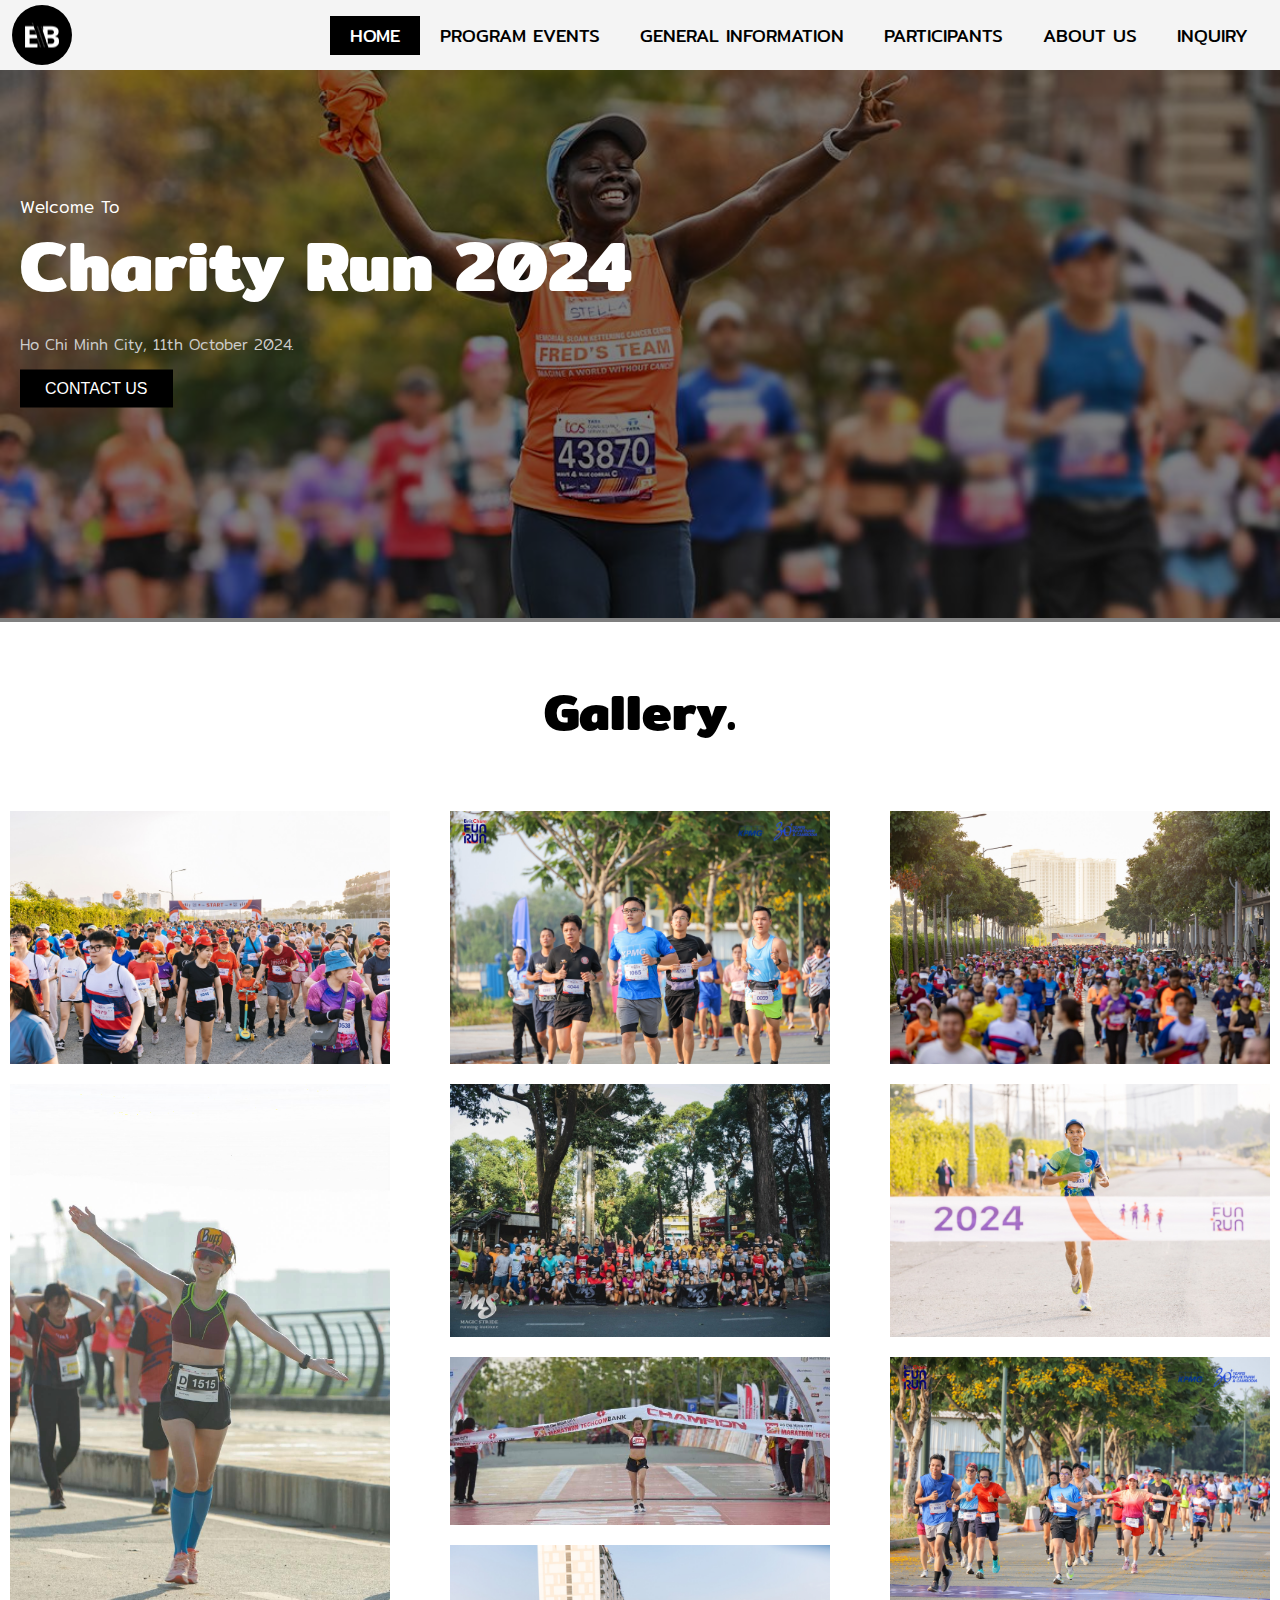
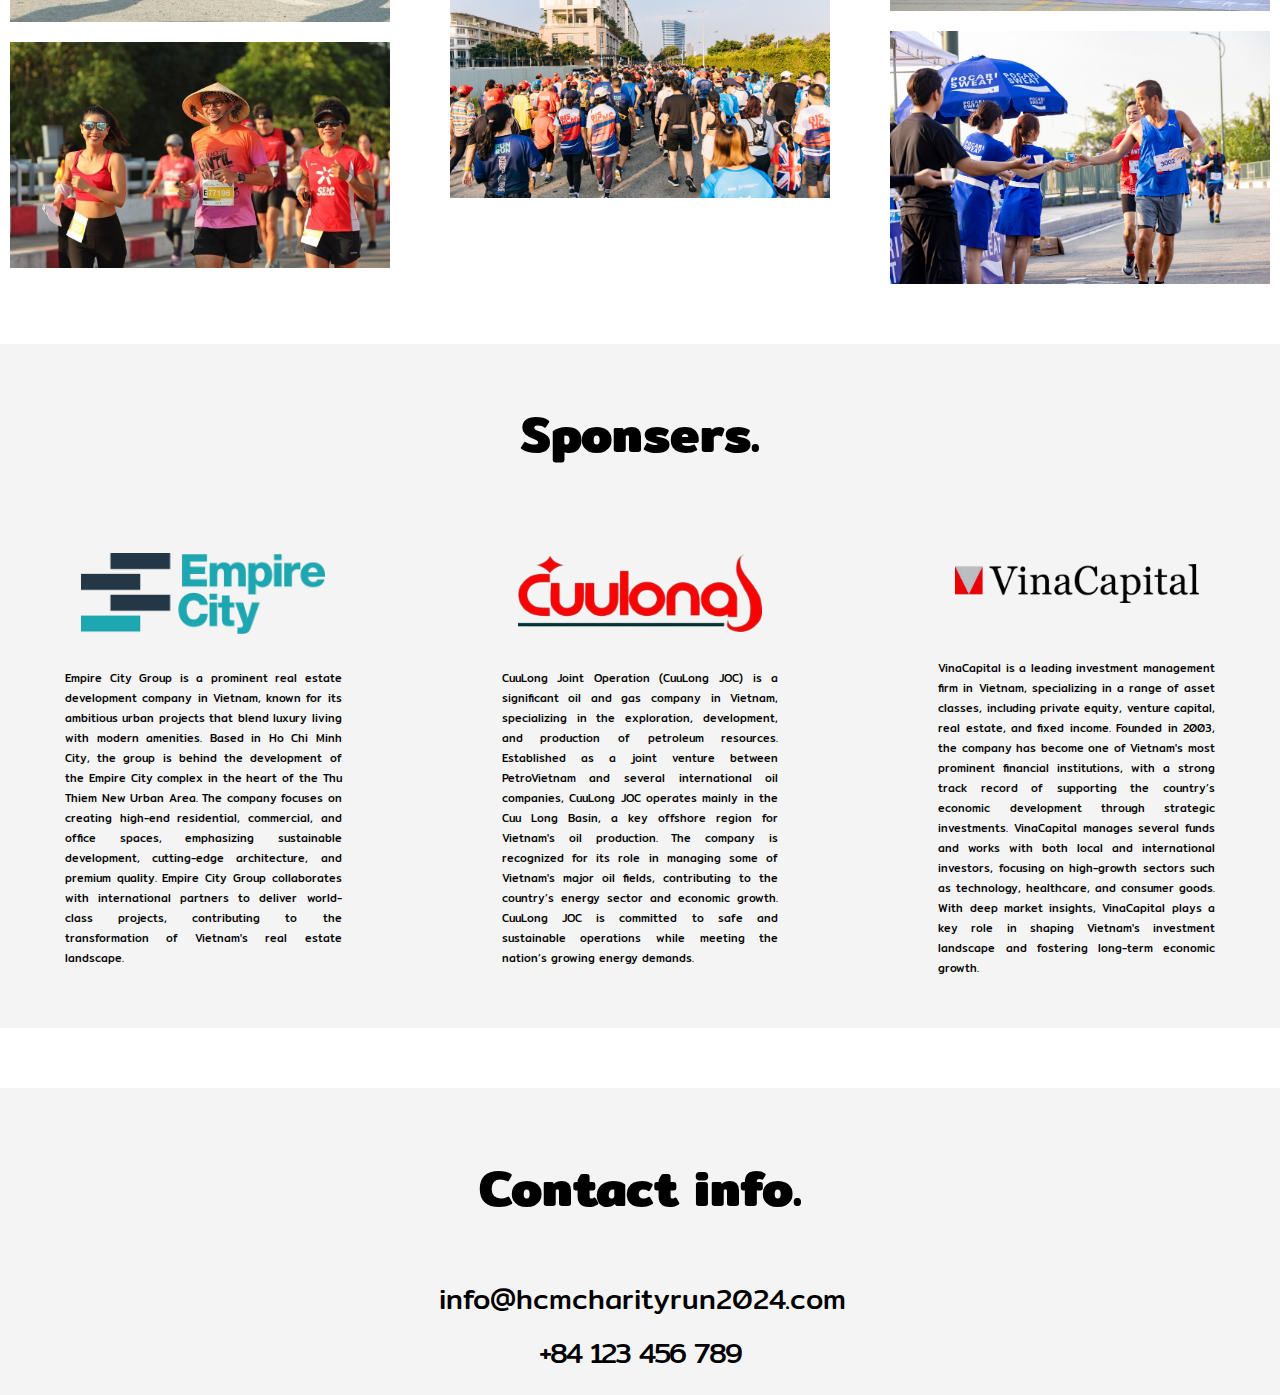
<file: index.html>
<!DOCTYPE html>
<html lang="en">
    <head>
        <meta charset="UTF-8" />
        <meta http-equiv="X-UA-Compatible" content="IE=edge" />
        <meta name="viewport" content="width=device-width, initial-scale=1.0" />
        <link
            href="https://fonts.googleapis.com/css2?family=Mitr:wght@200;300;400;500;600&display=swap"
            rel="stylesheet"
        />
        <link rel="stylesheet" href="https://unicons.iconscout.com/release/v4.0.0/css/line.css" />
        <link rel="stylesheet" href="./styles/header.css" />
        <link rel="stylesheet" href="./styles/slider.css" />
        <link rel="stylesheet" href="./styles/content.css" />
        <link rel="stylesheet" href="./styles/footer.css" />
        <link rel="stylesheet" href="./styles/style.css" />
        <link rel="stylesheet" href="./styles/base.css" />
        <title>Home | HCM Charity Runner 2024</title>
    </head>
    <body>
        <div id="main" class="grid">
            <header class="header">
                <div class="logo-container">
                    <img src="./images/logo.png" alt="" class="logo-img" />
                </div>
                <nav class="nav-container">
                    <span id="menu" class="menu-btn uil uil-bars"></span>
                    <ul id="nav" class="nav-list">
                        <li class="nav--list--items">
                            <a href="./index.html" class="nav--list--items--links nav_active">Home</a>
                        </li>
                        <li class="nav--list--items">
                            <a href="./programEvents.html" class="nav--list--items--links">Program Events</a>
                        </li>
                        <li class="nav--list--items">
                            <a href="./generalInformation.html" class="nav--list--items--links">General Information</a>
                        </li>
                        <li class="nav--list--items">
                            <a href="./participant.html" class="nav--list--items--links">Participants</a>
                        </li>
                        <li class="nav--list--items">
                            <a href="./about.html" class="nav--list--items--links">About Us</a>
                        </li>
                        <li class="nav--list--items">
                            <a href="./inquiry.html" class="nav--list--items--links">Inquiry</a>
                        </li>
                    </ul>
                </nav>
            </header>
            <div class="slider">
                <img src="./images/hero.jpg" alt="" class="slider-img" />

                <div class="slider-box">
                    <div class="slider-text-box">
                        <h4 class="slider-intro">Welcome To</h4>
                        <h3 class="slider-slogan">Charity Run 2024</h3>
                        <p class="slider-time">Ho Chi Minh City, 11th October 2024.</p>
                        <button class="slider-btn"><a href="./inquiry.html">contact us</a></button>
                    </div>
                </div>
            </div>
            <div class="content">
                <div class="gallery-section">
                    <h3 class="section-title">Gallery.</h3>
                    <div class="gallery-img-container">
                        <div class="box">
                            <img src="./images/10.jpg" alt="" class="box__img" />
                        </div>
                        <div class="box">
                            <img src="./images/1.png" alt="" class="box__img" />
                        </div>
                        <div class="box">
                            <img src="./images/2.jpg" alt="" class="box__img" />
                        </div>

                        <div class="box">
                            <img src="./images/3.jpg" alt="" class="box__img" />
                        </div>
                        <div class="box">
                            <img src="./images/4.jpg" alt="" class="box__img" />
                        </div>
                        <div class="box">
                            <img src="./images/8.jpg" alt="" class="box__img" />
                        </div>
                        <div class="box">
                            <img src="./images/7.jpg" alt="" class="box__img" />
                        </div>
                        <div class="box">
                            <img src="./images/9.jpg" alt="" class="box__img" />
                        </div>
                        <div class="box">
                            <img src="./images/11.jpg" alt="" class="box__img" />
                        </div>
                        <div class="box">
                            <img src="./images/12.jpg" alt="" class="box__img" />
                        </div>
                        <div class="box">
                            <img src="./images/13.jpg" alt="" class="box__img" />
                        </div>

                        <!-- <button class="gallery__loading-btn">load more +</button> -->
                    </div>
                    <div id="sponser_section" class="about-section">
                        <h3 class="section-title">Sponsers.</h3>
                        <ul class="about-section-box">
                            <li class="about-section-items">
                                <div class="about-section-logo-container">
                                    <img class="about-section-logo" src="./images/sponsers/sponser_1.png" alt="" />
                                </div>
                                <p class="about-section-desc">
                                    Empire City Group is a prominent real estate development company in Vietnam, known for its ambitious urban projects that blend luxury living with modern amenities. Based in Ho Chi Minh City, the group is behind the development of the Empire City complex in the heart of the Thu Thiem New Urban Area. The company focuses on creating high-end residential, commercial, and office spaces, emphasizing sustainable development, cutting-edge architecture, and premium quality. Empire City Group collaborates with international partners to deliver world-class projects, contributing to the transformation of Vietnam's real estate landscape.
                                </p>
                            </li>
                            <li class="about-section-items">
                                <div class="about-section-logo-container">
                                    <img class="about-section-logo" src="./images/sponsers/sponser_2.png" alt="" />
                                </div>
                                <p class="about-section-desc">
                                    CuuLong Joint Operation (CuuLong JOC) is a significant oil and gas company in Vietnam, specializing in the exploration, development, and production of petroleum resources. Established as a joint venture between PetroVietnam and several international oil companies, CuuLong JOC operates mainly in the Cuu Long Basin, a key offshore region for Vietnam's oil production. The company is recognized for its role in managing some of Vietnam's major oil fields, contributing to the country’s energy sector and economic growth. CuuLong JOC is committed to safe and sustainable operations while meeting the nation’s growing energy demands.
                                </p>
                            </li>
                            <li class="about-section-items">
                                <div class="about-section-logo-container">
                                    <img class="about-section-logo" src="./images/sponsers/sponser_3.png" alt="" />
                                </div>
                                <p class="about-section-desc">
                                    VinaCapital is a leading investment management firm in Vietnam, specializing in a range of asset classes, including private equity, venture capital, real estate, and fixed income. Founded in 2003, the company has become one of Vietnam's most prominent financial institutions, with a strong track record of supporting the country’s economic development through strategic investments. VinaCapital manages several funds and works with both local and international investors, focusing on high-growth sectors such as technology, healthcare, and consumer goods. With deep market insights, VinaCapital plays a key role in shaping Vietnam's investment landscape and fostering long-term economic growth.
                                </p>
                            </li>
                        </ul>
                    </div>
                </div>
            </div>

            <footer class="footer">
                <div class="footer__container grid-4-cols">
                    <h3 class="section-title">Contact info.</h3>
                    <p class="footer__ex-email">info@hcmcharityrun2024.com</p>
                    <p class="footer__ex-phone-number">+84 123 456 789</p>
                    <ul class="footer__social--nav grid-row">
                        <li class="footer__social--nav--items">
                            <a href="" class="footer__social--nav--items--link">
                                <i class="footer__icon uil uil-facebook-f"></i>
                            </a>
                        </li>

                        <li class="footer__social--nav--items">
                            <a href="" class="footer__social--nav--items--link">
                                <i class="footer__icon uil uil-twitter"></i>
                            </a>
                        </li>

                        <li class="footer__social--nav--items">
                            <a href="" class="footer__social--nav--items--link">
                                <i class="footer__icon uil uil-instagram-alt"></i>
                            </a>
                        </li>

                        <li class="footer__social--nav--items">
                            <a href="" class="footer__social--nav--items--link">
                                <i class="footer__icon uil uil-youtube"></i>
                            </a>
                        </li>
                    </ul>
                </div>
            </footer>
        </div>
        <script src="./js/main.js"></script>
    </body>
</html>
</file>
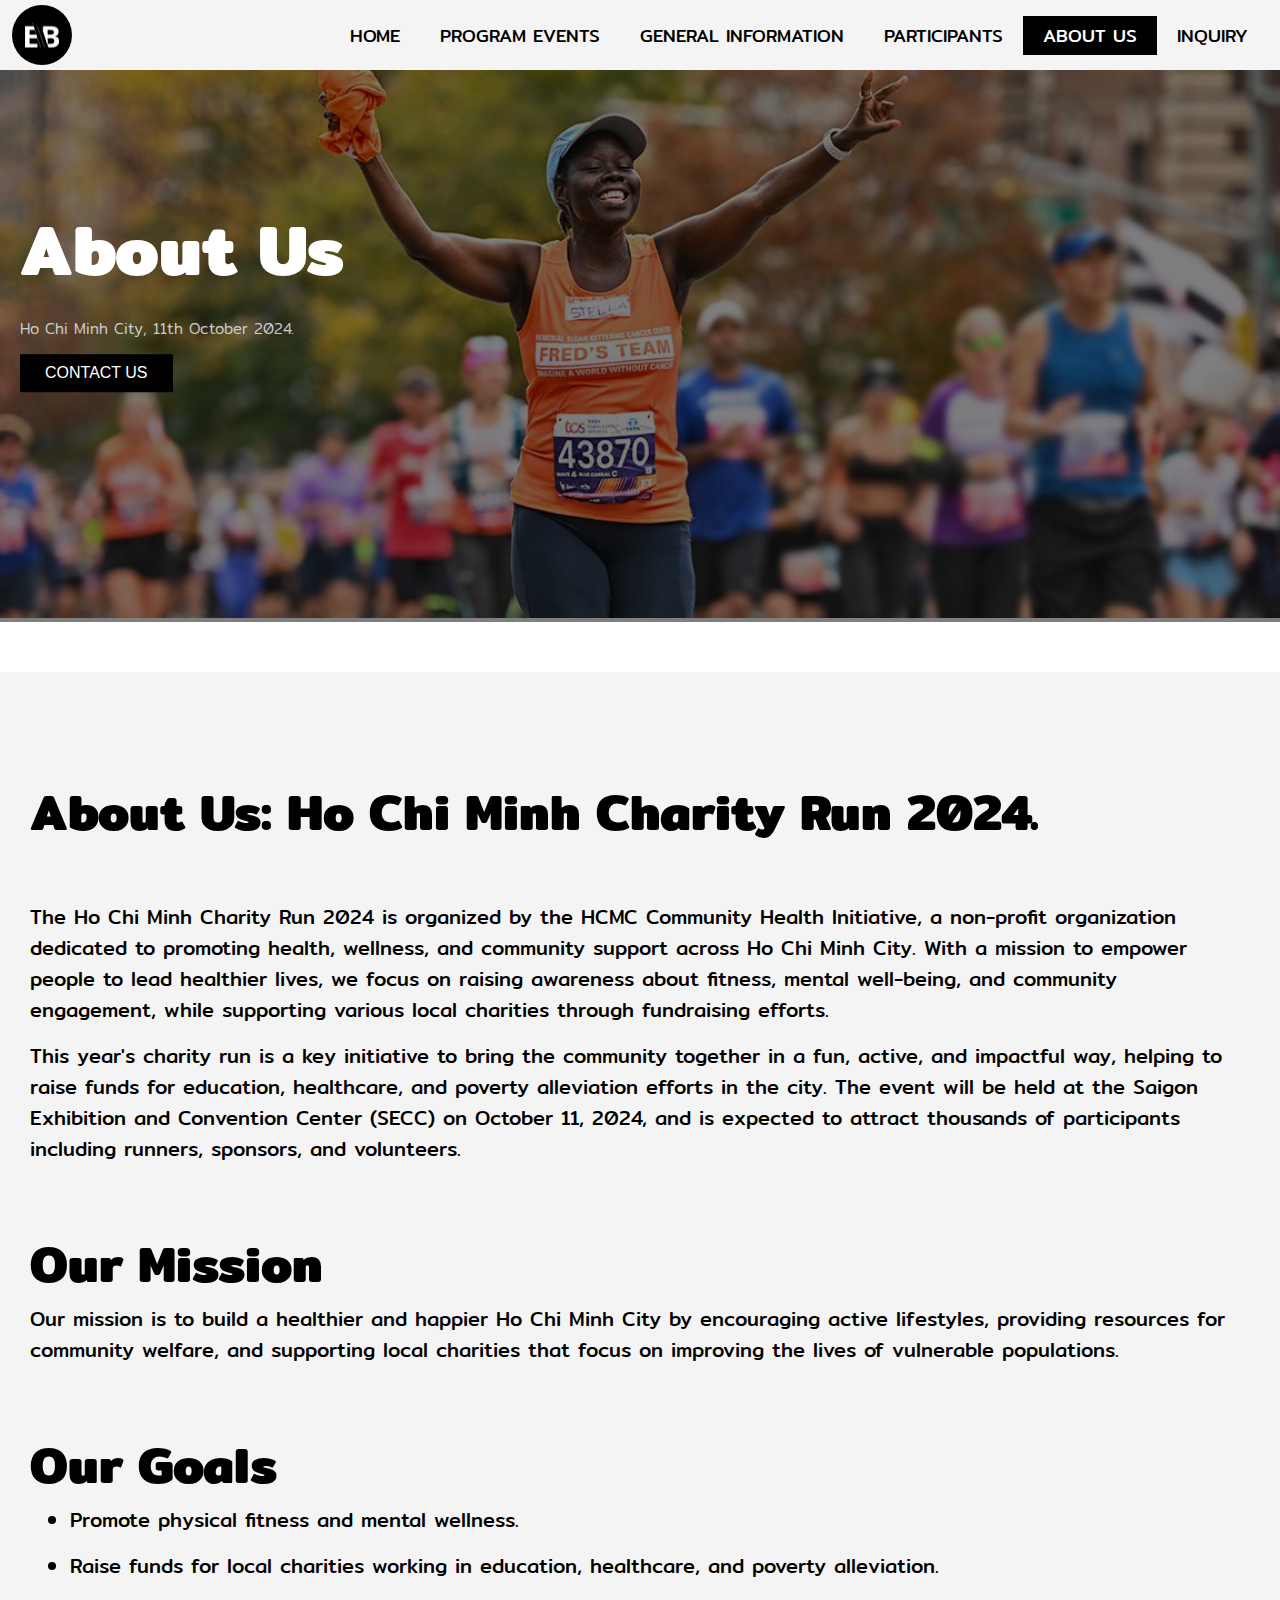
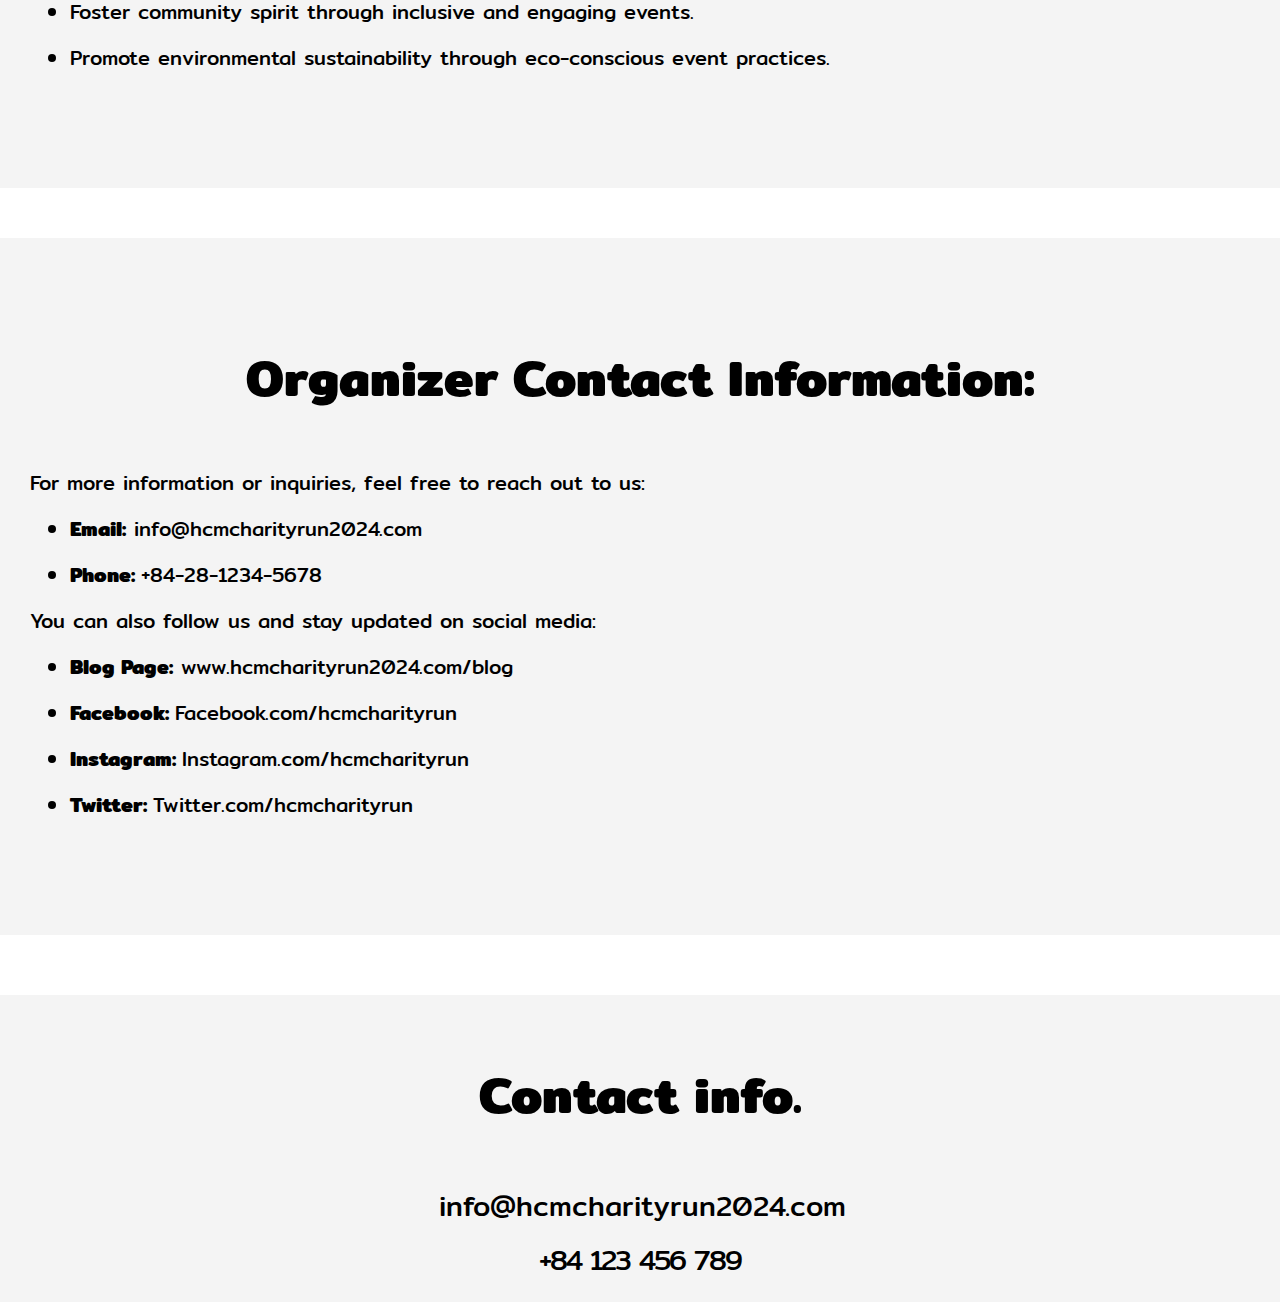
<file: about.html>
<!DOCTYPE html>
<html lang="en">
    <head>
        <meta charset="UTF-8" />
        <meta http-equiv="X-UA-Compatible" content="IE=edge" />
        <meta name="viewport" content="width=device-width, initial-scale=1.0" />
        <link
            href="https://fonts.googleapis.com/css2?family=Mitr:wght@200;300;400;500;600&display=swap"
            rel="stylesheet"
        />
        <link rel="stylesheet" href="https://unicons.iconscout.com/release/v4.0.0/css/line.css" />
        <link rel="stylesheet" href="./styles/header.css" />
        <link rel="stylesheet" href="./styles/slider.css" />
        <link rel="stylesheet" href="./styles/content.css" />
        <link rel="stylesheet" href="./styles/footer.css" />
        <link rel="stylesheet" href="./styles/style.css" />
        <link rel="stylesheet" href="./styles/base.css" />
        <title>Program Events | HCM Charity Runner 2024</title>
    </head>
    <body>
        <div id="main" class="grid">
            <header class="header">
                <div class="logo-container">
                    <img src="./images/logo.png" alt="" class="logo-img" />
                </div>
                <nav class="nav-container">
                    <span id="menu" class="menu-btn uil uil-bars"></span>
                    <ul id="nav" class="nav-list">
                        <li class="nav--list--items">
                            <a href="./index.html" class="nav--list--items--links">Home</a>
                        </li>
                        <li class="nav--list--items">
                            <a href="./programEvents.html" class="nav--list--items--links">Program Events</a>
                        </li>
                        <li class="nav--list--items">
                            <a href="./generalInformation.html" class="nav--list--items--links">General Information</a>
                        </li>
                        <li class="nav--list--items">
                            <a href="./participant.html" class="nav--list--items--links">Participants</a>
                        </li>
                        <li class="nav--list--items">
                            <a href="./about.html" class="nav--list--items--links nav_active">About Us</a>
                        </li>
                        <li class="nav--list--items">
                            <a href="./inquiry.html" class="nav--list--items--links">Inquiry</a>
                        </li>
                    </ul>
                </nav>
            </header>

            <div class="slider">
                <img src="./images/hero.jpg" alt="" class="slider-img" />

                <div class="slider-box">
                    <div class="slider-text-box">
                        <h3 class="slider-slogan">About Us</h3>
                        <p class="slider-time">Ho Chi Minh City, 11th October 2024.</p>
                        <button class="slider-btn"><a href="./inquiry.html">contact us</a></button>
                    </div>
                </div>
            </div>
            <div class="content">
                <div class="section-box">
                    <div class="about-section">
                        <h3 class="section-title" style="text-align: left">About Us: Ho Chi Minh Charity Run 2024.</h3>
                        <p class="section-content">
                            The Ho Chi Minh Charity Run 2024 is organized by the HCMC Community Health Initiative, a
                            non-profit organization dedicated to promoting health, wellness, and community support
                            across Ho Chi Minh City. With a mission to empower people to lead healthier lives, we focus
                            on raising awareness about fitness, mental well-being, and community engagement, while
                            supporting various local charities through fundraising efforts.
                        </p>
                        <p class="section-content">
                            This year's charity run is a key initiative to bring the community together in a fun,
                            active, and impactful way, helping to raise funds for education, healthcare, and poverty
                            alleviation efforts in the city. The event will be held at the Saigon Exhibition and
                            Convention Center (SECC) on October 11, 2024, and is expected to attract thousands of
                            participants including runners, sponsors, and volunteers.
                        </p>
                        <h3 class="section-title" style="text-align: left; margin-bottom: 0; margin-top: 60px">
                            Our Mission
                        </h3>
                        <p class="section-content">
                            Our mission is to build a healthier and happier Ho Chi Minh City by encouraging active
                            lifestyles, providing resources for community welfare, and supporting local charities that
                            focus on improving the lives of vulnerable populations.
                        </p>
                        <h3 class="section-title" style="text-align: left; margin-bottom: 0; margin-top: 60px">
                            Our Goals
                        </h3>
                        <ul style="padding: 0 40px">
                            <li style="list-style-type: disc" class="section-content">
                                Promote physical fitness and mental wellness.
                            </li>
                            <li style="list-style-type: disc" class="section-content">
                                Raise funds for local charities working in education, healthcare, and poverty
                                alleviation.
                            </li>
                            <li style="list-style-type: disc" class="section-content">
                                Foster community spirit through inclusive and engaging events.
                            </li>
                            <li style="list-style-type: disc" class="section-content">
                                Promote environmental sustainability through eco-conscious event practices.
                            </li>
                        </ul>
                    </div>
                </div>

                <div class="section-box">
                    <div class="about-section">
                        <h3 class="section-title">Organizer Contact Information:</h3>
                        <p class="section-content">For more information or inquiries, feel free to reach out to us:</p>
                        <ul style="padding: 0 40px">
                            <li style="list-style-type: disc" class="section-content">
                                <span style="font-weight: 700">Email:</span>
                                info@hcmcharityrun2024.com
                            </li>
                            <li style="list-style-type: disc" class="section-content">
                                <span style="font-weight: 700">Phone: </span>
                                +84-28-1234-5678
                            </li>
                        </ul>

                        <p class="section-content">You can also follow us and stay updated on social media:</p>
                        <ul style="padding: 0 40px">
                            <li style="list-style-type: disc" class="section-content">
                                <span style="font-weight: 700">Blog Page:</span>
                                www.hcmcharityrun2024.com/blog
                            </li>
                            <li style="list-style-type: disc" class="section-content">
                                <span style="font-weight: 700">Facebook: </span>
                                Facebook.com/hcmcharityrun
                            </li>
                            <li style="list-style-type: disc" class="section-content">
                                <span style="font-weight: 700">Instagram: </span>
                                Instagram.com/hcmcharityrun
                            </li>
                            <li style="list-style-type: disc" class="section-content">
                                <span style="font-weight: 700">Twitter: </span>
                                Twitter.com/hcmcharityrun
                            </li>
                        </ul>
                    </div>
                </div>
            </div>

            <footer class="footer">
                <div class="footer__container grid-4-cols">
                    <h3 class="section-title">Contact info.</h3>
                    <p class="footer__ex-email">info@hcmcharityrun2024.com</p>
                    <p class="footer__ex-phone-number">+84 123 456 789</p>
                    <ul class="footer__social--nav grid-row">
                        <li class="footer__social--nav--items">
                            <a href="" class="footer__social--nav--items--link">
                                <i class="footer__icon uil uil-facebook-f"></i>
                            </a>
                        </li>

                        <li class="footer__social--nav--items">
                            <a href="" class="footer__social--nav--items--link">
                                <i class="footer__icon uil uil-twitter"></i>
                            </a>
                        </li>

                        <li class="footer__social--nav--items">
                            <a href="" class="footer__social--nav--items--link">
                                <i class="footer__icon uil uil-instagram-alt"></i>
                            </a>
                        </li>

                        <li class="footer__social--nav--items">
                            <a href="" class="footer__social--nav--items--link">
                                <i class="footer__icon uil uil-youtube"></i>
                            </a>
                        </li>
                    </ul>
                </div>
            </footer>
        </div>
        <script src="./js/main.js"></script>
    </body>
</html>
</file>
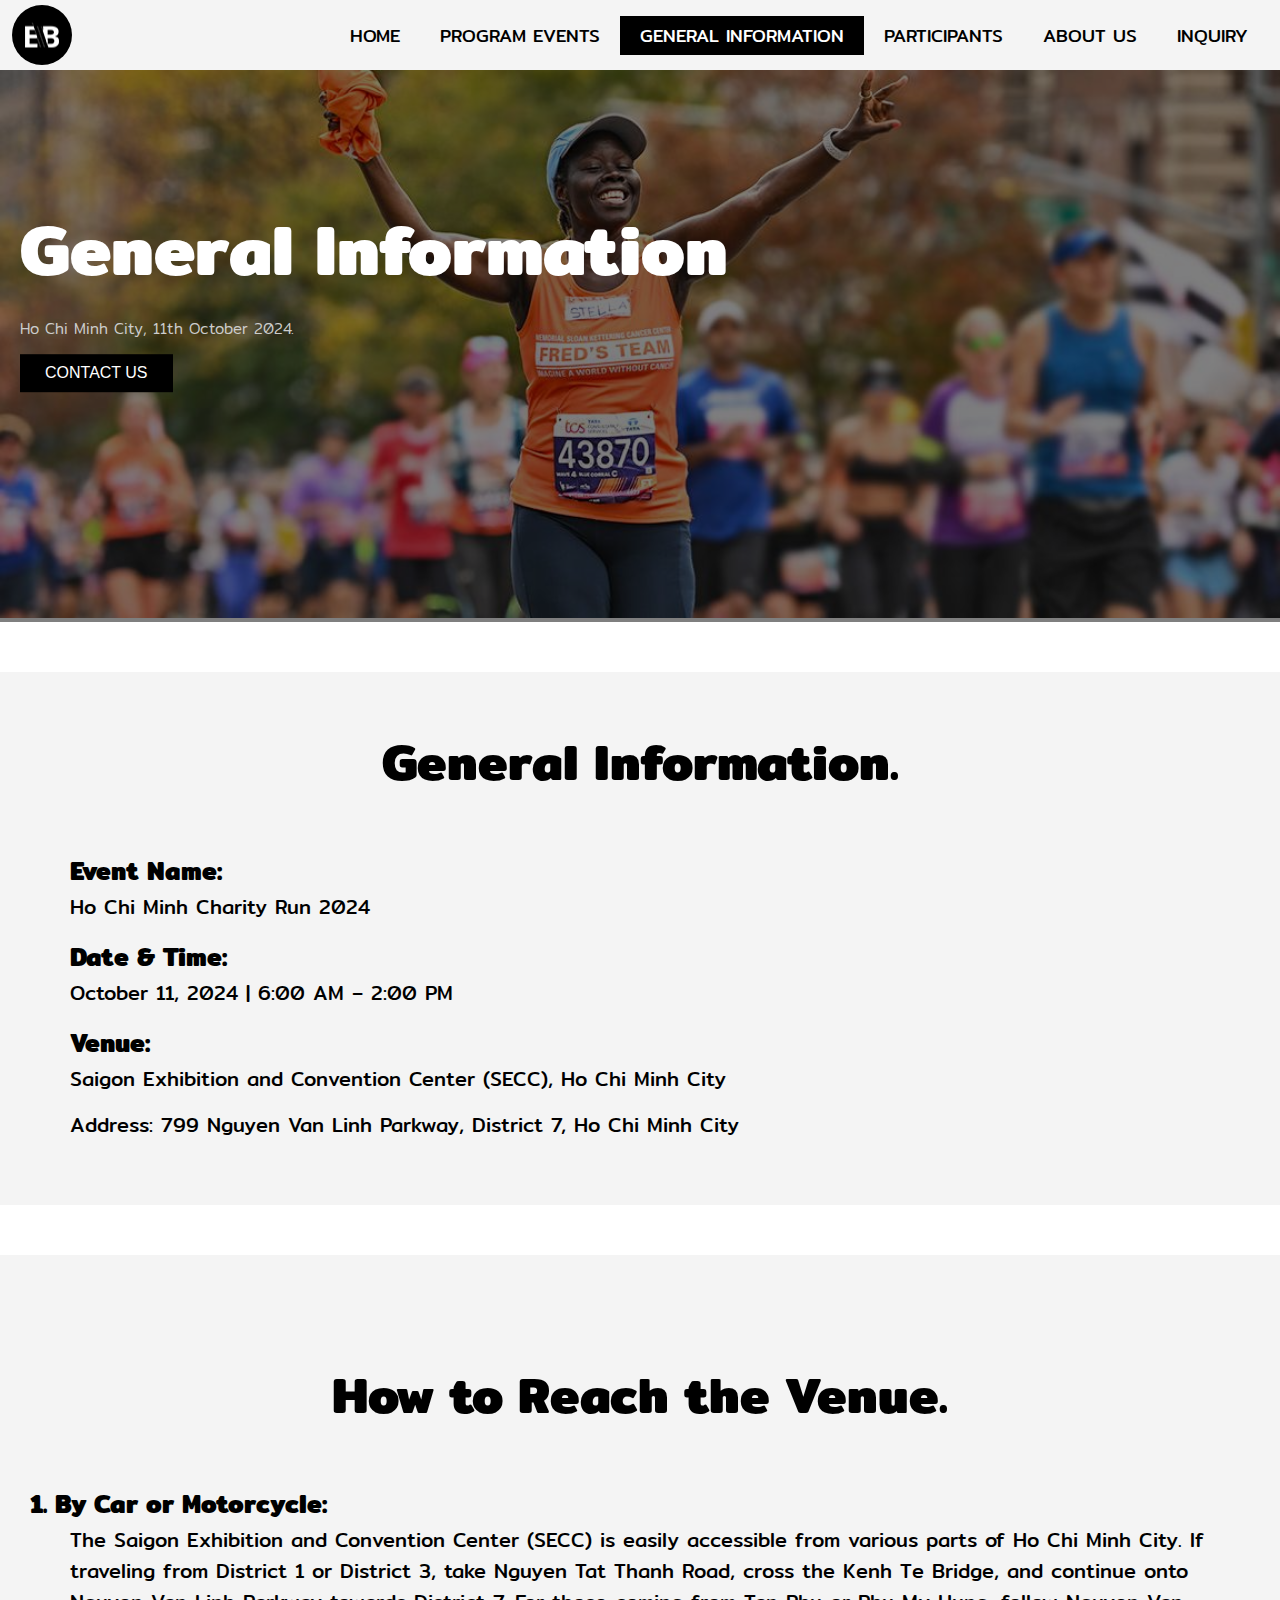
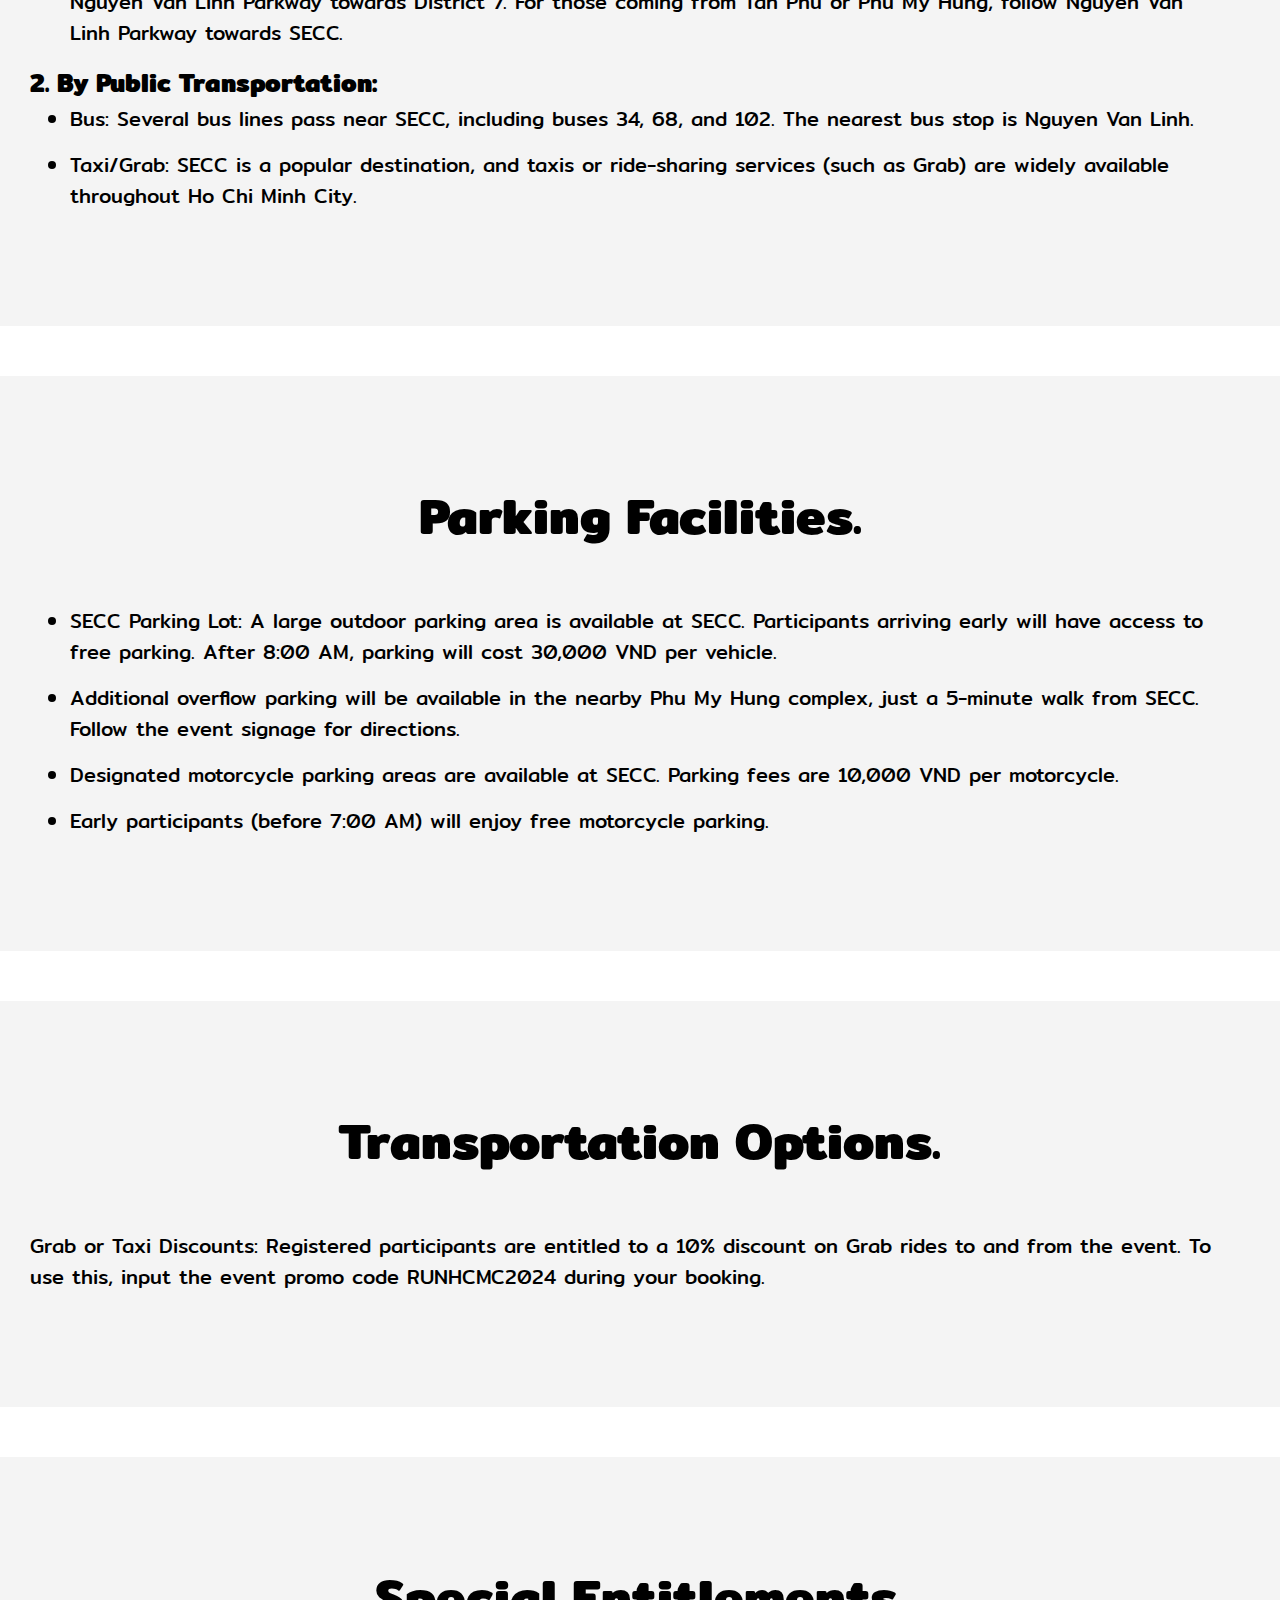
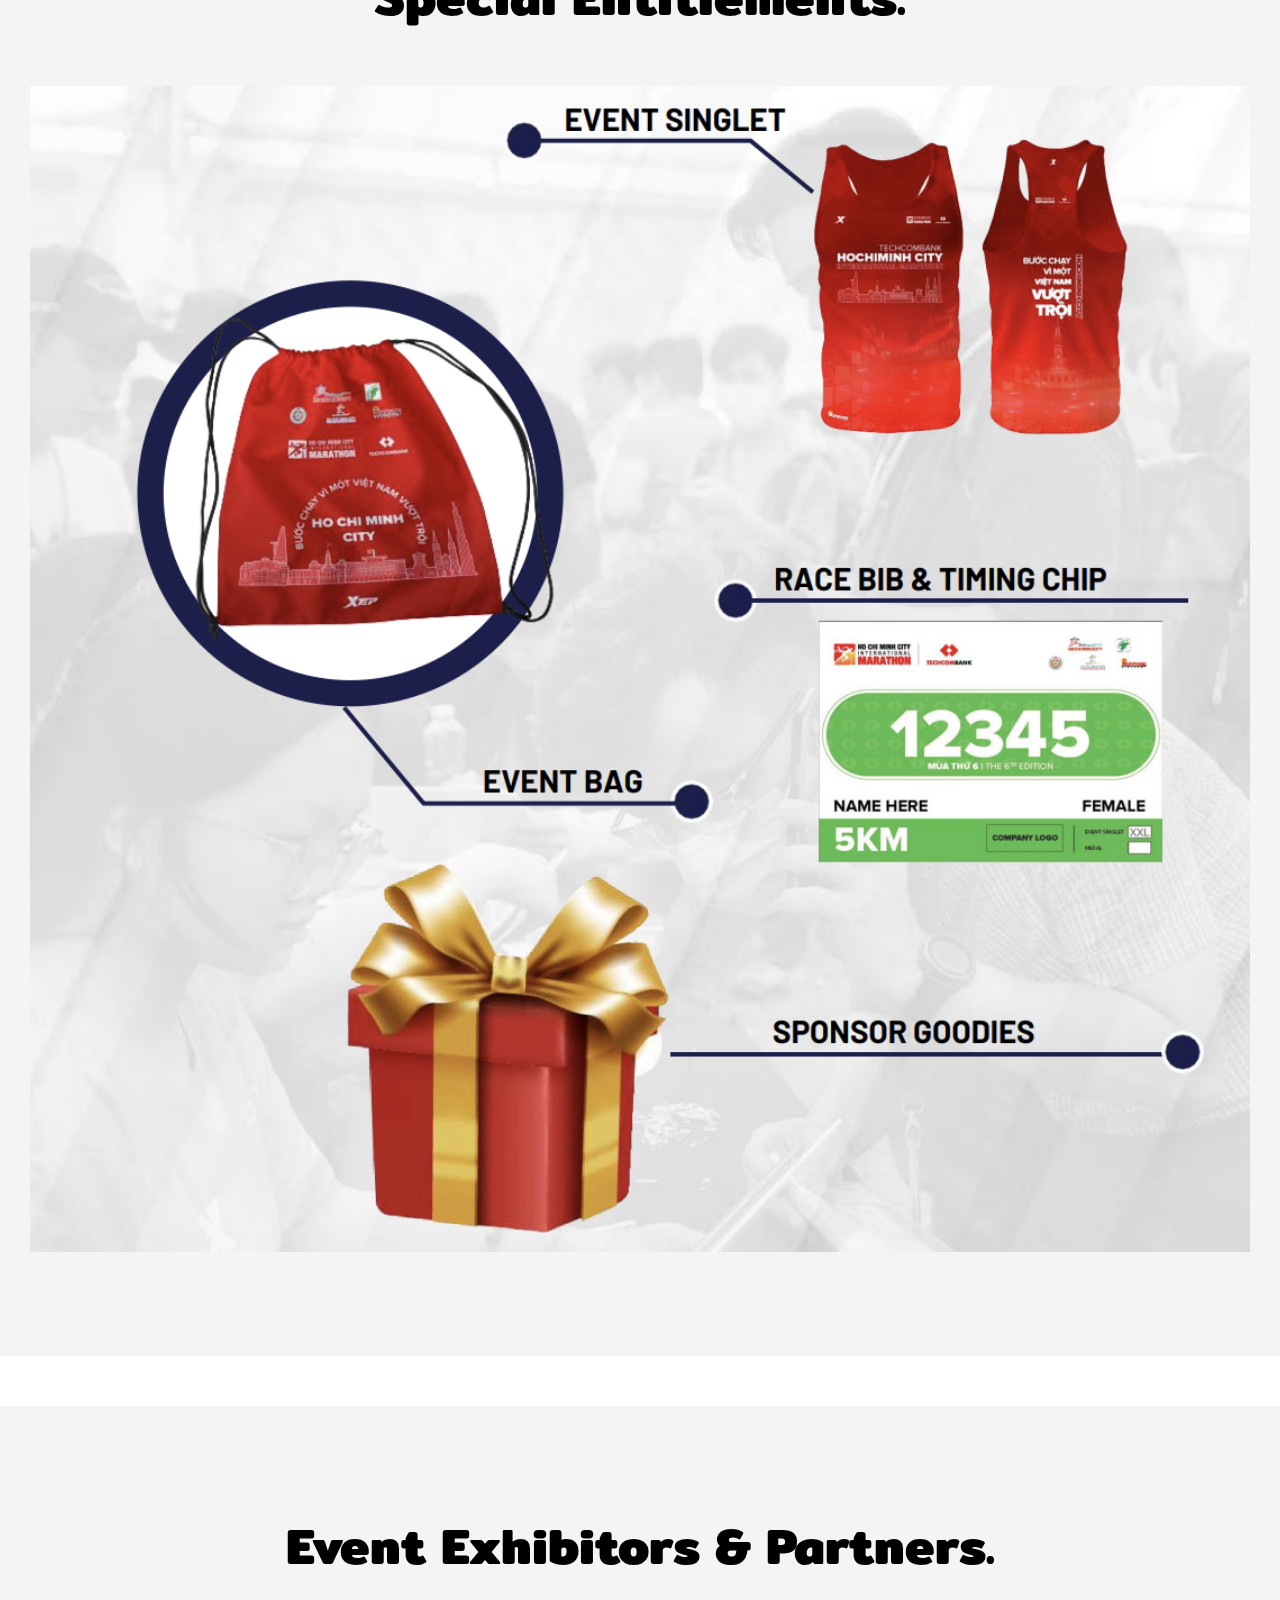
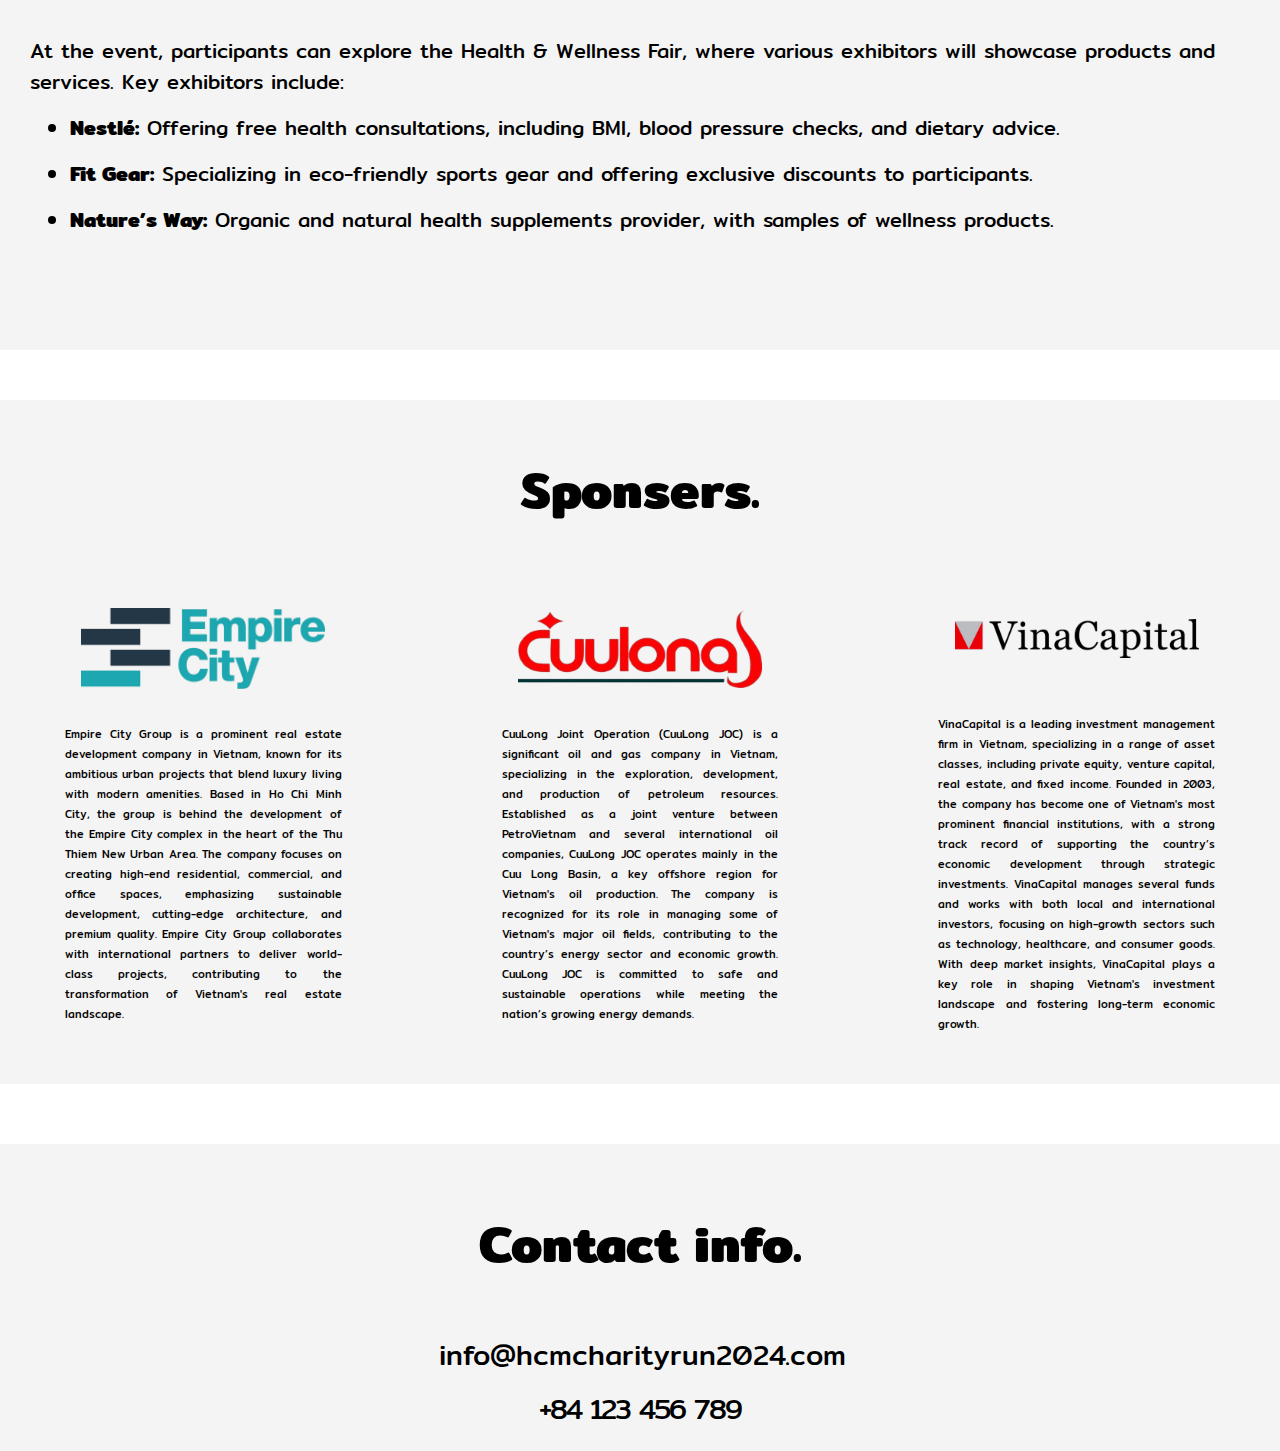
<file: generalInformation.html>
<!DOCTYPE html>
<html lang="en">
    <head>
        <meta charset="UTF-8" />
        <meta http-equiv="X-UA-Compatible" content="IE=edge" />
        <meta name="viewport" content="width=device-width, initial-scale=1.0" />
        <link
            href="https://fonts.googleapis.com/css2?family=Mitr:wght@200;300;400;500;600&display=swap"
            rel="stylesheet"
        />
        <link rel="stylesheet" href="https://unicons.iconscout.com/release/v4.0.0/css/line.css" />
        <link rel="stylesheet" href="./styles/header.css" />
        <link rel="stylesheet" href="./styles/slider.css" />
        <link rel="stylesheet" href="./styles/content.css" />
        <link rel="stylesheet" href="./styles/footer.css" />
        <link rel="stylesheet" href="./styles/style.css" />
        <link rel="stylesheet" href="./styles/base.css" />
        <title>Home | HCM Charity Runner 2024</title>
    </head>
    <body>
        <div id="main" class="grid">
            <header class="header">
                <div class="logo-container">
                    <img src="./images/logo.png" alt="" class="logo-img" />
                </div>
                <nav class="nav-container">
                    <span id="menu" class="menu-btn uil uil-bars"></span>
                    <ul id="nav" class="nav-list">
                        <li class="nav--list--items">
                            <a href="./index.html" class="nav--list--items--links">Home</a>
                        </li>
                        <li class="nav--list--items">
                            <a href="./programEvents.html" class="nav--list--items--links">Program Events</a>
                        </li>
                        <li class="nav--list--items">
                            <a href="./generalInformation.html" class="nav--list--items--links nav_active"
                                >General Information</a
                            >
                        </li>
                        <li class="nav--list--items">
                            <a href="./participant.html" class="nav--list--items--links">Participants</a>
                        </li>
                        <li class="nav--list--items">
                            <a href="./about.html" class="nav--list--items--links">About Us</a>
                        </li>
                        <li class="nav--list--items">
                            <a href="./inquiry.html" class="nav--list--items--links">Inquiry</a>
                        </li>
                    </ul>
                </nav>
            </header>

            <div class="slider">
                <img src="./images/hero.jpg" alt="" class="slider-img" />

                <div class="slider-box">
                    <div class="slider-text-box">
                        <h3 class="slider-slogan">General Information</h3>
                        <p class="slider-time">Ho Chi Minh City, 11th October 2024.</p>
                        <button class="slider-btn"><a href="./inquiry.html">contact us</a></button>
                    </div>
                </div>
            </div>

            <div class="content">
                <div class="section-box">
                    <div style="padding: 0 40px" class="about-section">
                        <h3 class="section-title">General Information.</h3>
                        <h3 class="section-lable">Event Name:</h3>
                        <p class="section-content">Ho Chi Minh Charity Run 2024</p>
                        <h3 class="section-lable">Date & Time:</h3>
                        <p class="section-content">October 11, 2024 | 6:00 AM – 2:00 PM</p>
                        <h3 class="section-lable">Venue:</h3>
                        <p class="section-content">Saigon Exhibition and Convention Center (SECC), Ho Chi Minh City</p>
                        <p class="section-content">
                            Address: 799 Nguyen Van Linh Parkway, District 7, Ho Chi Minh City
                        </p>
                    </div>
                </div>

                <div class="section-box">
                    <div class="about-section">
                        <h3 class="section-title">How to Reach the Venue.</h3>
                        <h3 class="section-lable">1. By Car or Motorcycle:</h3>
                        <p style="padding: 0 40px" class="section-content">
                            The Saigon Exhibition and Convention Center (SECC) is easily accessible from various parts
                            of Ho Chi Minh City. If traveling from District 1 or District 3, take Nguyen Tat Thanh Road,
                            cross the Kenh Te Bridge, and continue onto Nguyen Van Linh Parkway towards District 7. For
                            those coming from Tan Phu or Phu My Hung, follow Nguyen Van Linh Parkway towards SECC.
                        </p>
                        <h3 class="section-lable">2. By Public Transportation:</h3>
                        <ul style="padding: 0 40px">
                            <li style="list-style-type: disc" class="section-content">
                                Bus: Several bus lines pass near SECC, including buses 34, 68, and 102. The nearest bus
                                stop is Nguyen Van Linh.
                            </li>
                            <li style="list-style-type: disc" class="section-content">
                                Taxi/Grab: SECC is a popular destination, and taxis or ride-sharing services (such as
                                Grab) are widely available throughout Ho Chi Minh City.
                            </li>
                        </ul>
                    </div>
                </div>

                <div class="section-box">
                    <div class="about-section">
                        <h3 class="section-title">Parking Facilities.</h3>
                        <ul style="padding: 0 40px">
                            <li style="list-style-type: disc" class="section-content">
                                SECC Parking Lot: A large outdoor parking area is available at SECC. Participants
                                arriving early will have access to free parking. After 8:00 AM, parking will cost 30,000
                                VND per vehicle.
                            </li>
                            <li style="list-style-type: disc" class="section-content">
                                Additional overflow parking will be available in the nearby Phu My Hung complex, just a
                                5-minute walk from SECC. Follow the event signage for directions.
                            </li>
                            <li style="list-style-type: disc" class="section-content">
                                Designated motorcycle parking areas are available at SECC. Parking fees are 10,000 VND
                                per motorcycle.
                            </li>
                            <li style="list-style-type: disc" class="section-content">
                                Early participants (before 7:00 AM) will enjoy free motorcycle parking.
                            </li>
                        </ul>
                    </div>
                </div>

                <div class="section-box">
                    <div class="about-section">
                        <h3 class="section-title">Transportation Options.</h3>
                        <p class="section-content">
                            Grab or Taxi Discounts: Registered participants are entitled to a 10% discount on Grab rides
                            to and from the event. To use this, input the event promo code RUNHCMC2024 during your
                            booking.
                        </p>
                    </div>
                </div>

                <div id="special_entitlements" class="section-box">
                    <div class="about-section">
                        <h3 class="section-title">Special Entitlements.</h3>
                        <div class="image-container">
                            <img src="./images/Special Entitlements.png" alt="" />
                        </div>
                    </div>
                </div>

                <div class="section-box">
                    <div class="about-section">
                        <h3 class="section-title">Event Exhibitors & Partners.</h3>
                        <p class="section-content">
                            At the event, participants can explore the Health & Wellness Fair, where various exhibitors
                            will showcase products and services. Key exhibitors include:
                        </p>
                        <ul style="padding: 0 40px">
                            <li style="list-style-type: disc" class="section-content">
                                <span style="font-weight: 700">Nestlé:</span>
                                Offering free health consultations, including BMI, blood pressure checks, and dietary
                                advice.
                            </li>
                            <li style="list-style-type: disc" class="section-content">
                                <span style="font-weight: 700">Fit Gear:</span>
                                Specializing in eco-friendly sports gear and offering exclusive discounts to
                                participants.
                            </li>
                            <li style="list-style-type: disc" class="section-content">
                                <span style="font-weight: 700">Nature’s Way:</span> Organic and natural health
                                supplements provider, with samples of wellness products.
                            </li>
                        </ul>
                    </div>
                </div>

                <div id="sponser_section" class="about-section">
                    <h3 class="section-title">Sponsers.</h3>
                    <ul class="about-section-box">
                        <li class="about-section-items">
                            <div class="about-section-logo-container">
                                <img class="about-section-logo" src="./images/sponsers/sponser_1.png" alt="" />
                            </div>
                            <p class="about-section-desc">
                                Empire City Group is a prominent real estate development company in Vietnam, known for its ambitious urban projects that blend luxury living with modern amenities. Based in Ho Chi Minh City, the group is behind the development of the Empire City complex in the heart of the Thu Thiem New Urban Area. The company focuses on creating high-end residential, commercial, and office spaces, emphasizing sustainable development, cutting-edge architecture, and premium quality. Empire City Group collaborates with international partners to deliver world-class projects, contributing to the transformation of Vietnam's real estate landscape.
                            </p>
                        </li>
                        <li class="about-section-items">
                            <div class="about-section-logo-container">
                                <img class="about-section-logo" src="./images/sponsers/sponser_2.png" alt="" />
                            </div>
                            <p class="about-section-desc">
                                CuuLong Joint Operation (CuuLong JOC) is a significant oil and gas company in Vietnam, specializing in the exploration, development, and production of petroleum resources. Established as a joint venture between PetroVietnam and several international oil companies, CuuLong JOC operates mainly in the Cuu Long Basin, a key offshore region for Vietnam's oil production. The company is recognized for its role in managing some of Vietnam's major oil fields, contributing to the country’s energy sector and economic growth. CuuLong JOC is committed to safe and sustainable operations while meeting the nation’s growing energy demands.
                            </p>
                        </li>
                        <li class="about-section-items">
                            <div class="about-section-logo-container">
                                <img class="about-section-logo" src="./images/sponsers/sponser_3.png" alt="" />
                            </div>
                            <p class="about-section-desc">
                                VinaCapital is a leading investment management firm in Vietnam, specializing in a range of asset classes, including private equity, venture capital, real estate, and fixed income. Founded in 2003, the company has become one of Vietnam's most prominent financial institutions, with a strong track record of supporting the country’s economic development through strategic investments. VinaCapital manages several funds and works with both local and international investors, focusing on high-growth sectors such as technology, healthcare, and consumer goods. With deep market insights, VinaCapital plays a key role in shaping Vietnam's investment landscape and fostering long-term economic growth.
                            </p>
                        </li>
                    </ul>
                </div>
            </div>

            <footer class="footer">
                <div class="footer__container grid-4-cols">
                    <h3 class="section-title">Contact info.</h3>
                    <p class="footer__ex-email">info@hcmcharityrun2024.com</p>
                    <p class="footer__ex-phone-number">+84 123 456 789</p>
                    <ul class="footer__social--nav grid-row">
                        <li class="footer__social--nav--items">
                            <a href="" class="footer__social--nav--items--link">
                                <i class="footer__icon uil uil-facebook-f"></i>
                            </a>
                        </li>

                        <li class="footer__social--nav--items">
                            <a href="" class="footer__social--nav--items--link">
                                <i class="footer__icon uil uil-twitter"></i>
                            </a>
                        </li>

                        <li class="footer__social--nav--items">
                            <a href="" class="footer__social--nav--items--link">
                                <i class="footer__icon uil uil-instagram-alt"></i>
                            </a>
                        </li>

                        <li class="footer__social--nav--items">
                            <a href="" class="footer__social--nav--items--link">
                                <i class="footer__icon uil uil-youtube"></i>
                            </a>
                        </li>
                    </ul>
                </div>
            </footer>
        </div>
        <script src="./js/main.js"></script>
    </body>
</html>
</file>
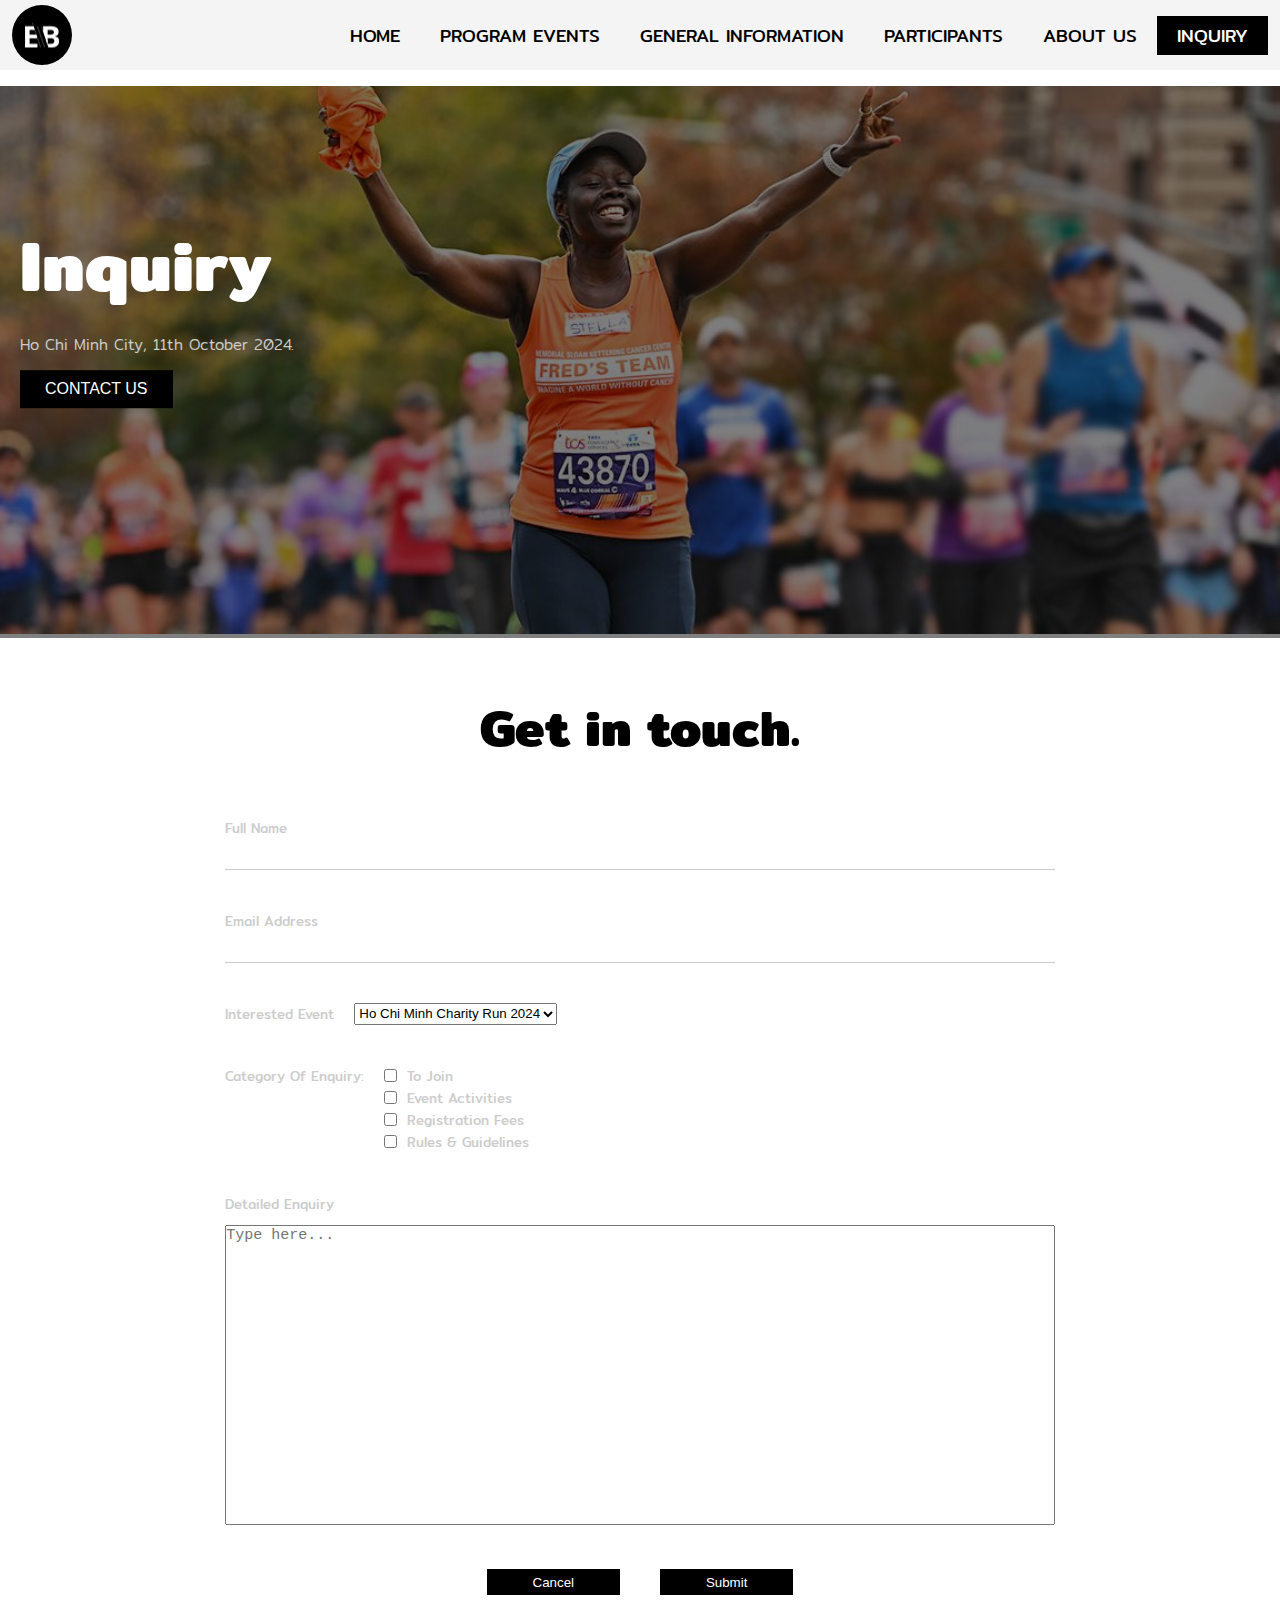
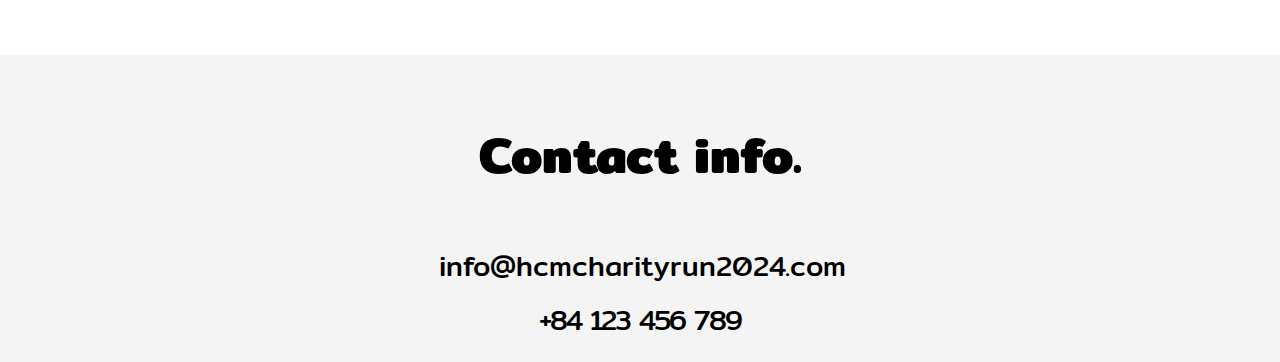
<file: inquiry.html>
<!DOCTYPE html>
<html lang="en">
    <head>
        <meta charset="UTF-8" />
        <meta http-equiv="X-UA-Compatible" content="IE=edge" />
        <meta name="viewport" content="width=device-width, initial-scale=1.0" />
        <link
            href="https://fonts.googleapis.com/css2?family=Mitr:wght@200;300;400;500;600&display=swap"
            rel="stylesheet"
        />
        <link rel="stylesheet" href="https://unicons.iconscout.com/release/v4.0.0/css/line.css" />
        <link rel="stylesheet" href="./styles/header.css" />
        <link rel="stylesheet" href="./styles/slider.css" />
        <link rel="stylesheet" href="./styles/content.css" />
        <link rel="stylesheet" href="./styles/footer.css" />
        <link rel="stylesheet" href="./styles/style.css" />
        <link rel="stylesheet" href="./styles/base.css" />
        /js
        <title>Home | HCM Charity Runner 2024</title>
    </head>
    <body>
        <div id="main" class="grid">
            <header class="header">
                <div class="logo-container">
                    <img src="./images/logo.png" alt="" class="logo-img" />
                </div>
                <nav class="nav-container">
                    <span id="menu" class="menu-btn uil uil-bars"></span>
                    <ul id="nav" class="nav-list">
                        <li class="nav--list--items">
                            <a href="./index.html" class="nav--list--items--links">Home</a>
                        </li>
                        <li class="nav--list--items">
                            <a href="./programEvents.html" class="nav--list--items--links">Program Events</a>
                        </li>
                        <li class="nav--list--items">
                            <a href="./generalInformation.html" class="nav--list--items--links">General Information</a>
                        </li>
                        <li class="nav--list--items">
                            <a href="./participant.html" class="nav--list--items--links">Participants</a>
                        </li>
                        <li class="nav--list--items">
                            <a href="./about.html" class="nav--list--items--links">About Us</a>
                        </li>
                        <li class="nav--list--items">
                            <a href="./inquiry.html" class="nav--list--items--links nav_active">Inquiry</a>
                        </li>
                    </ul>
                </nav>
            </header>
            <div class="slider">
                <img src="./images/hero.jpg" alt="" class="slider-img" />

                <div class="slider-box">
                    <div class="slider-text-box">
                        <h3 class="slider-slogan">Inquiry</h3>
                        <p class="slider-time">Ho Chi Minh City, 11th October 2024.</p>
                        <button class="slider-btn"><a href="./inquiry.html">contact us</a></button>
                    </div>
                </div>
            </div>
            <div class="content">
                <div class="input-section gallery-section grid-8-cols">
                    <h3 class="section-title">Get in touch.</h3>
                    <form>
                        <div class="inp__container">
                            <label class="lable__inp" for="inp-name">full name</label>
                            <input class="inp" type="text" id="inp-name" />
                        </div>

                        <div class="inp__container">
                            <label class="lable__inp" for="inp-email">email address</label>
                            <input class="inp" type="email" id="inp-email" />
                        </div>

                        <div class="inp__container" style="display: flex">
                            <label class="lable__inp" for="inp-event">interested event</label>
                            <select id="inp-event" style="margin-left: 20px">
                                <option value="Ho Chi Minh Charity Run 2024">Ho Chi Minh Charity Run 2024</option>
                            </select>
                        </div>

                        <div class="inp__container" style="display: flex">
                            <label class="lable__inp">category of enquiry:</label>
                            <div style="margin-left: 20px">
                                <div style="display: flex; justify-content: start; align-items: center">
                                    <input
                                        class="categoryOfEnquiry"
                                        name="categoryOfEnquiry"
                                        type="checkbox"
                                        style="margin-right: 10px"
                                    />
                                    <label class="lable__inp">to join</label>
                                </div>
                                <div style="display: flex; justify-content: start; align-items: center">
                                    <input
                                        class="categoryOfEnquiry"
                                        name="categoryOfEnquiry"
                                        type="checkbox"
                                        style="margin-right: 10px"
                                    />
                                    <label class="lable__inp">event activities</label>
                                </div>
                                <div style="display: flex; justify-content: start; align-items: center">
                                    <input
                                        class="categoryOfEnquiry"
                                        name="categoryOfEnquiry"
                                        type="checkbox"
                                        style="margin-right: 10px"
                                    />
                                    <label class="lable__inp">Registration fees</label>
                                </div>
                                <div style="display: flex; justify-content: start; align-items: center">
                                    <input
                                        class="categoryOfEnquiry"
                                        name="categoryOfEnquiry"
                                        type="checkbox"
                                        style="margin-right: 10px"
                                    />
                                    <label class="lable__inp">Rules & Guidelines</label>
                                </div>
                            </div>
                        </div>

                        <div class="inp__container">
                            <label class="lable__inp" for="inp-enquiry">detailed Enquiry</label>
                            <textarea
                                placeholder="Type here..."
                                class="inp-comment"
                                name=""
                                id="inp-enquiry"
                            ></textarea>
                        </div>
                        <div
                            class="inp__container"
                            style="display: flex; width: 100%; justify-content: center; align-items: center; gap: 40px"
                        >
                            <input class="inp__section-btn" type="reset" id="formCancelBtn" value="Cancel" />
                            <input class="inp__section-btn" type="button" id="formSubmitBtn" value="Submit" />
                        </div>
                    </form>
                </div>
            </div>
            <div id="toast" class="toastContainer">
                <h3>Congratulation!!!</h3>
                <label>Name:</label>
                <span id="toastName"></span>
                <br />

                <label>Email:</label>
                <span id="toastEmail"></span>
                <br />

                <label>Interested Event:</label>
                <span id="toastEvent"></span>
                <br />
                <div style="display: flex">
                    <label>Category of Enquiry:</label>
                    <div style="margin-left: 20px">
                        <div style="display: flex; justify-content: start; align-items: center">
                            <input
                                class="toastCategoryOfEnquiry"
                                name="toastCategoryOfEnquiry"
                                type="checkbox"
                                disabled
                                style="margin-right: 10px"
                            />
                            <label class="lable__inp" style="color: black">to join</label>
                        </div>
                        <div style="display: flex; justify-content: start; align-items: center">
                            <input
                                class="toastCategoryOfEnquiry"
                                name="toastCategoryOfEnquiry"
                                type="checkbox"
                                disabled
                                style="margin-right: 10px"
                            />
                            <label class="lable__inp" style="color: black">event activities</label>
                        </div>
                        <div style="display: flex; justify-content: start; align-items: center">
                            <input
                                class="toastCategoryOfEnquiry"
                                name="toastCategoryOfEnquiry"
                                type="checkbox"
                                disabled
                                style="margin-right: 10px"
                            />
                            <label class="lable__inp" style="color: black">Registration fees</label>
                        </div>
                        <div style="display: flex; justify-content: start; align-items: center">
                            <input
                                class="toastCategoryOfEnquiry"
                                name="toastCategoryOfEnquiry"
                                type="checkbox"
                                disabled
                                style="margin-right: 10px"
                            />
                            <label class="lable__inp" style="color: black">Rules & Guidelines</label>
                        </div>
                    </div>
                </div>
                <br />

                <label>Detailed Enquiry:</label>
                <span id="toastEnquiry"></span>
                <br />
            </div>
            <footer class="footer">
                <div class="footer__container grid-4-cols">
                    <h3 class="section-title">Contact info.</h3>
                    <p class="footer__ex-email">info@hcmcharityrun2024.com</p>
                    <p class="footer__ex-phone-number">+84 123 456 789</p>
                    <ul class="footer__social--nav grid-row">
                        <li class="footer__social--nav--items">
                            <a href="" class="footer__social--nav--items--link">
                                <i class="footer__icon uil uil-facebook-f"></i>
                            </a>
                        </li>

                        <li class="footer__social--nav--items">
                            <a href="" class="footer__social--nav--items--link">
                                <i class="footer__icon uil uil-twitter"></i>
                            </a>
                        </li>

                        <li class="footer__social--nav--items">
                            <a href="" class="footer__social--nav--items--link">
                                <i class="footer__icon uil uil-instagram-alt"></i>
                            </a>
                        </li>

                        <li class="footer__social--nav--items">
                            <a href="" class="footer__social--nav--items--link">
                                <i class="footer__icon uil uil-youtube"></i>
                            </a>
                        </li>
                    </ul>
                </div>
            </footer>
        </div>
    </body>
    <script src="./js/main.js"></script>
    <script src="./js/form.js"></script>
</html>
</file>
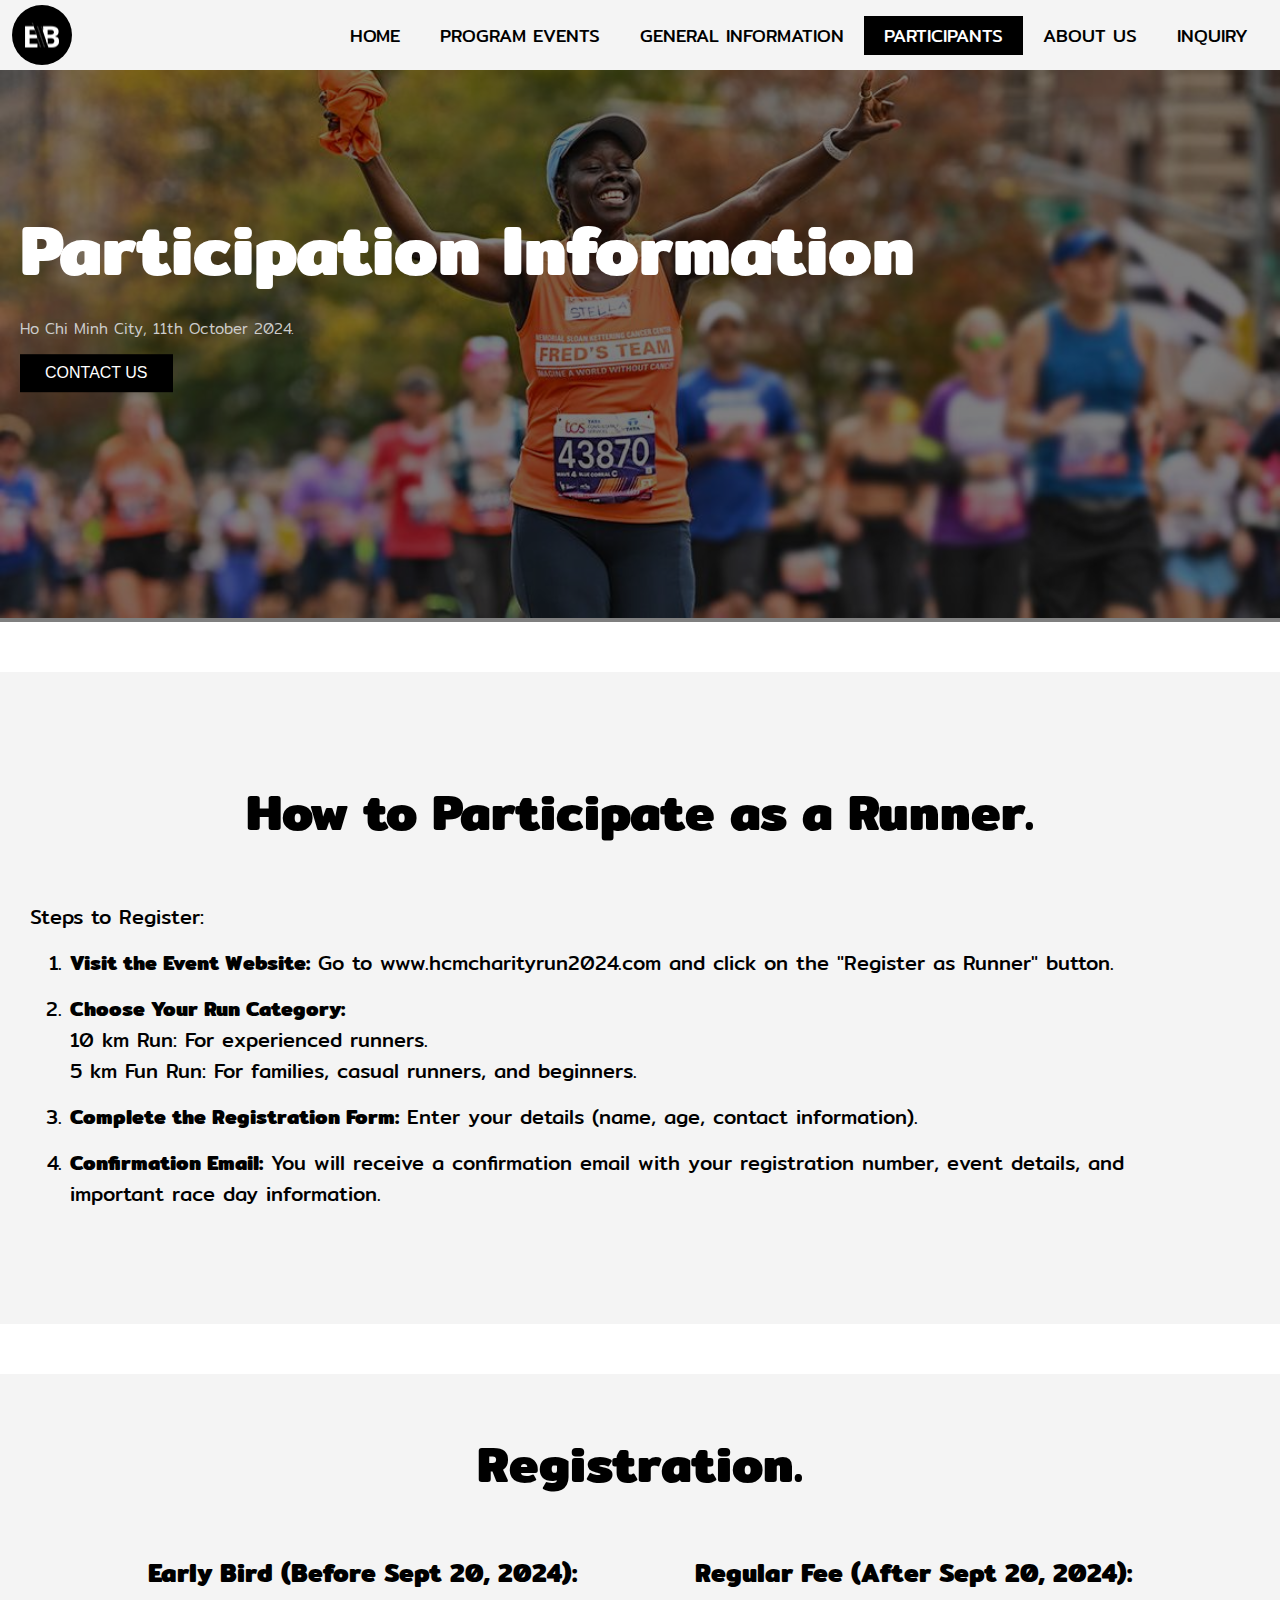
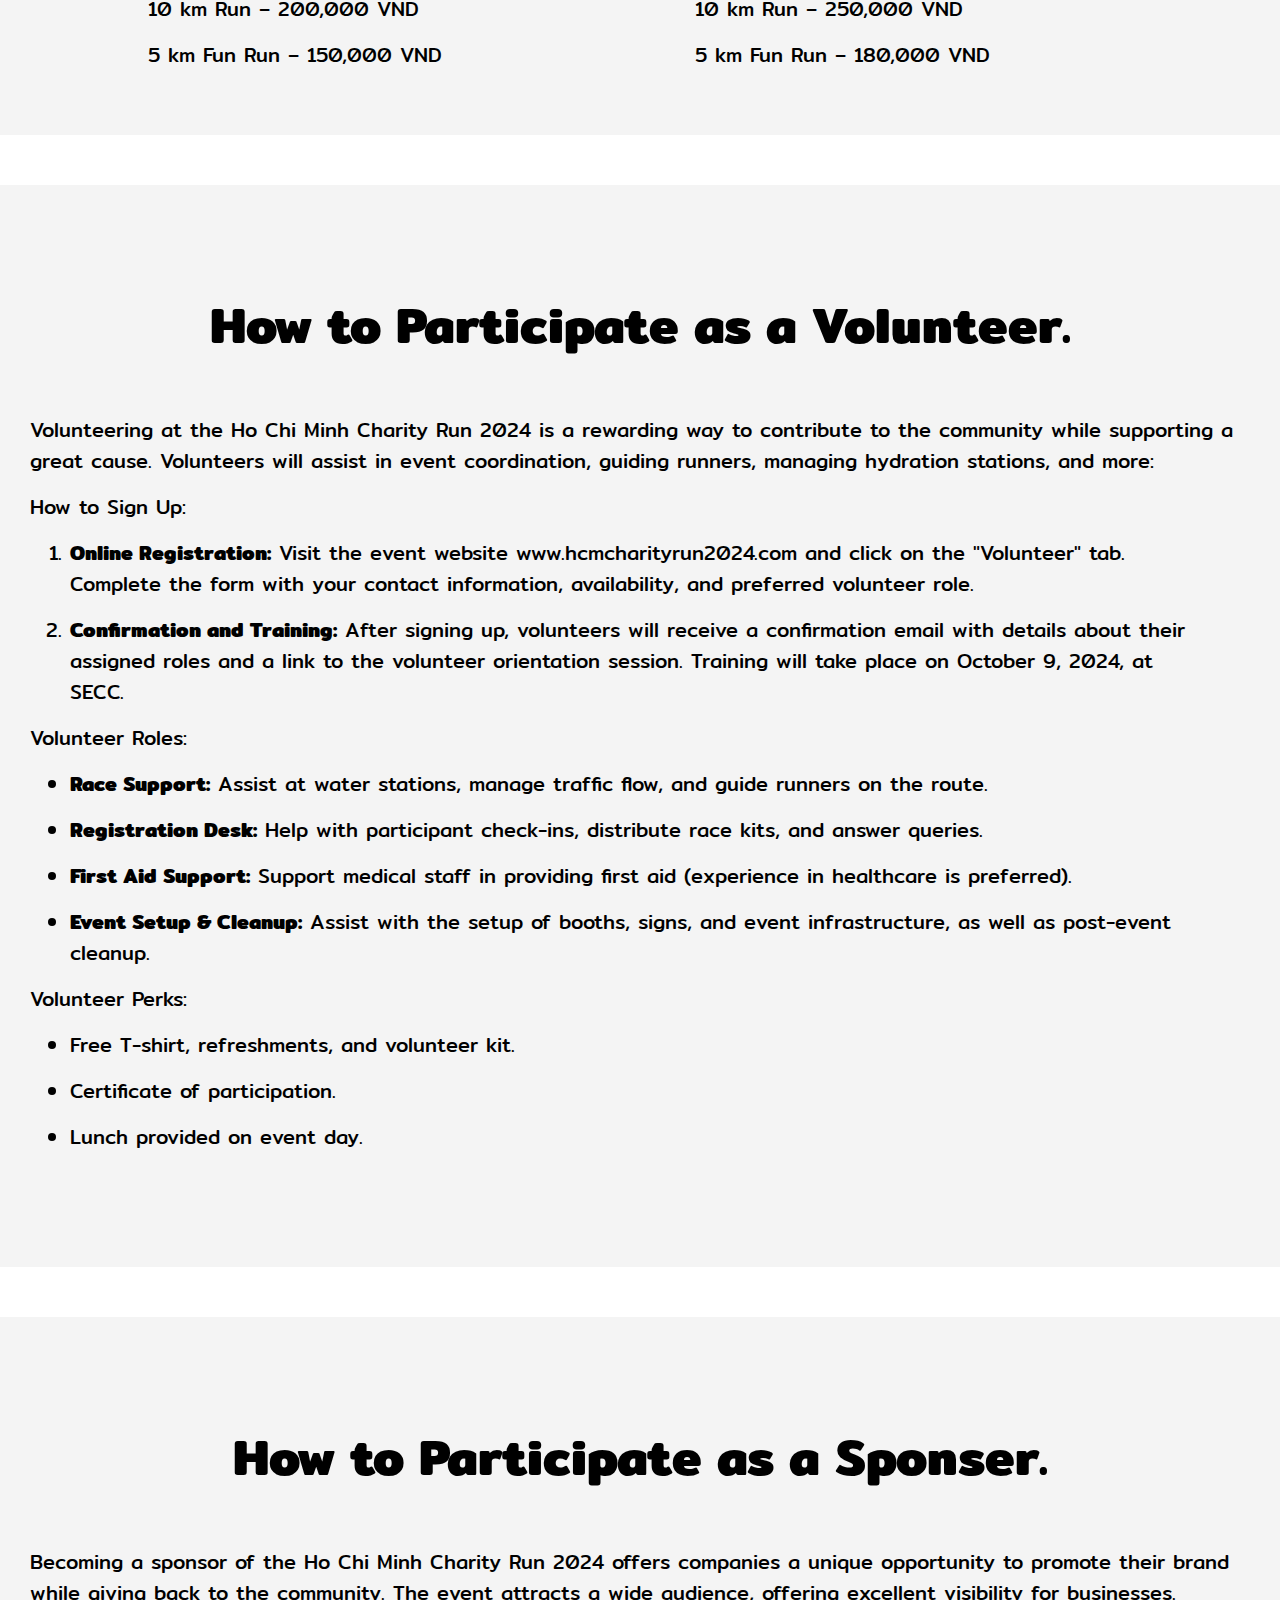
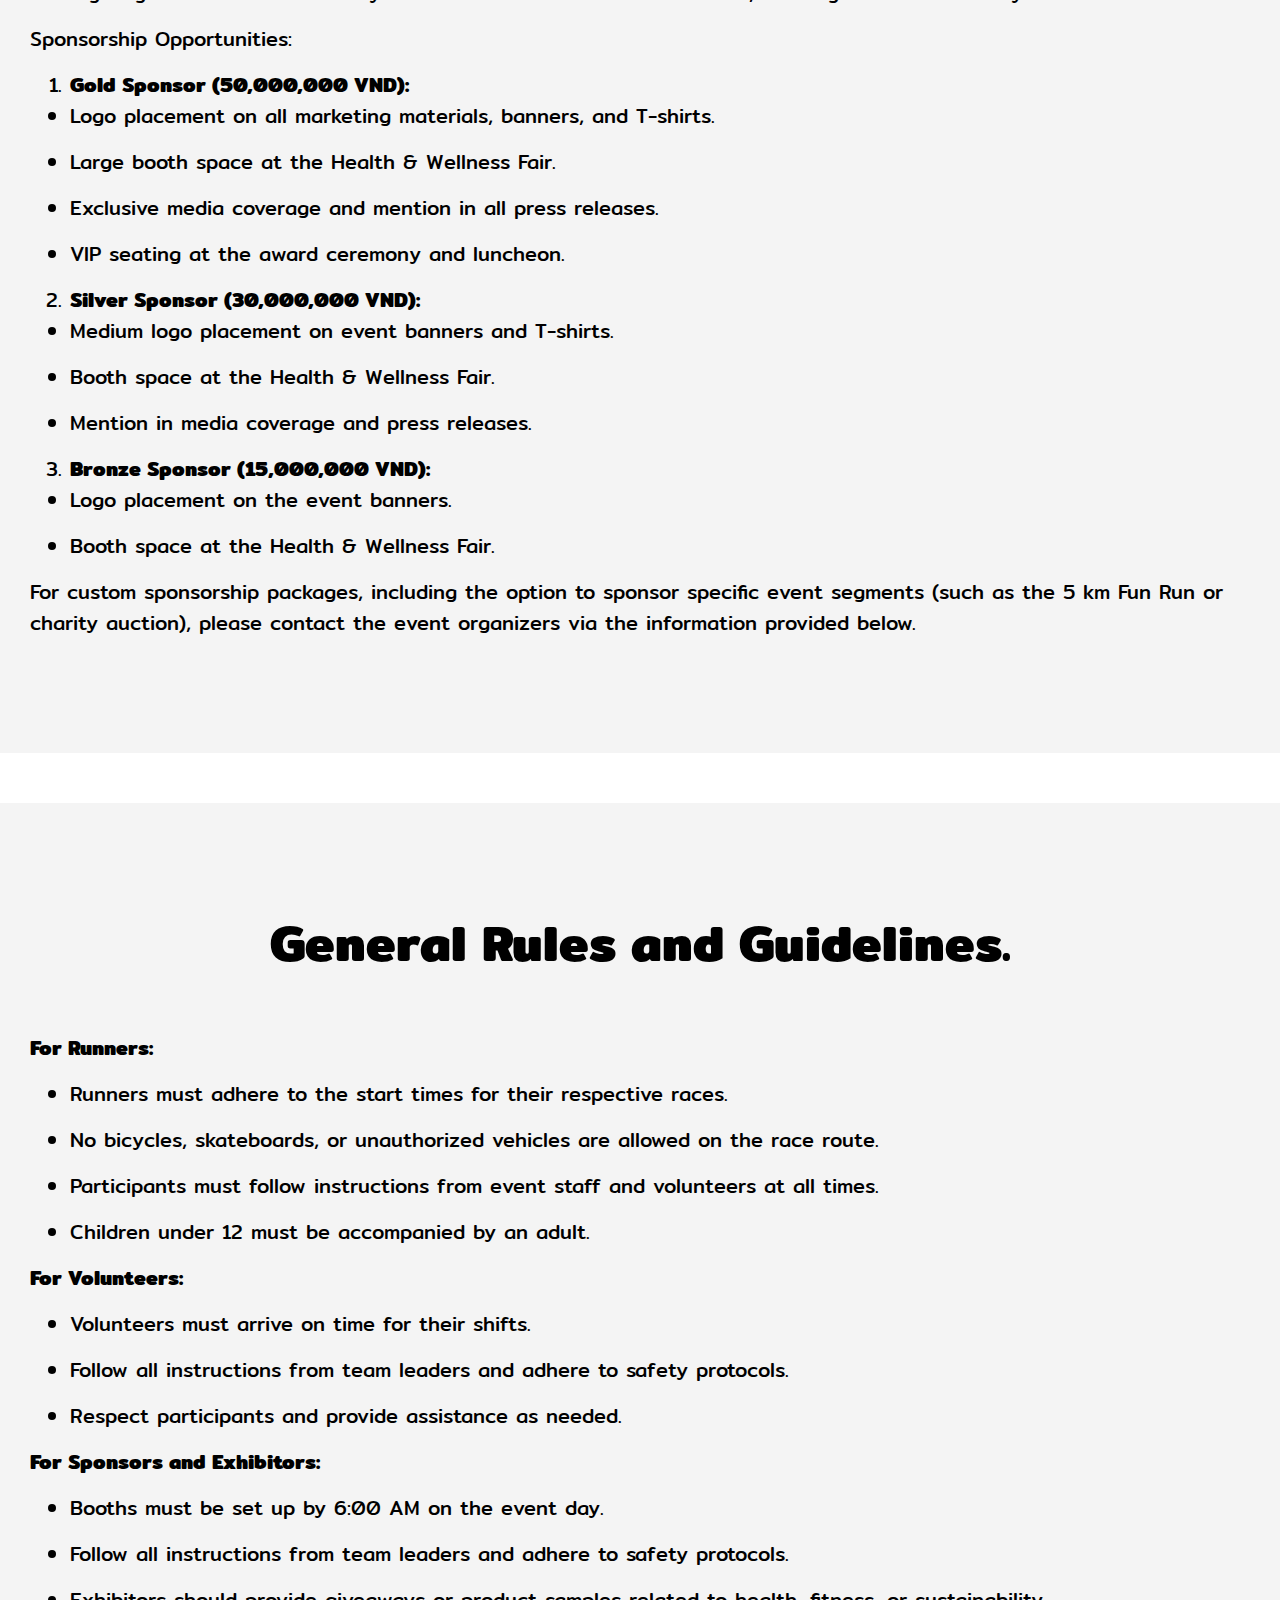
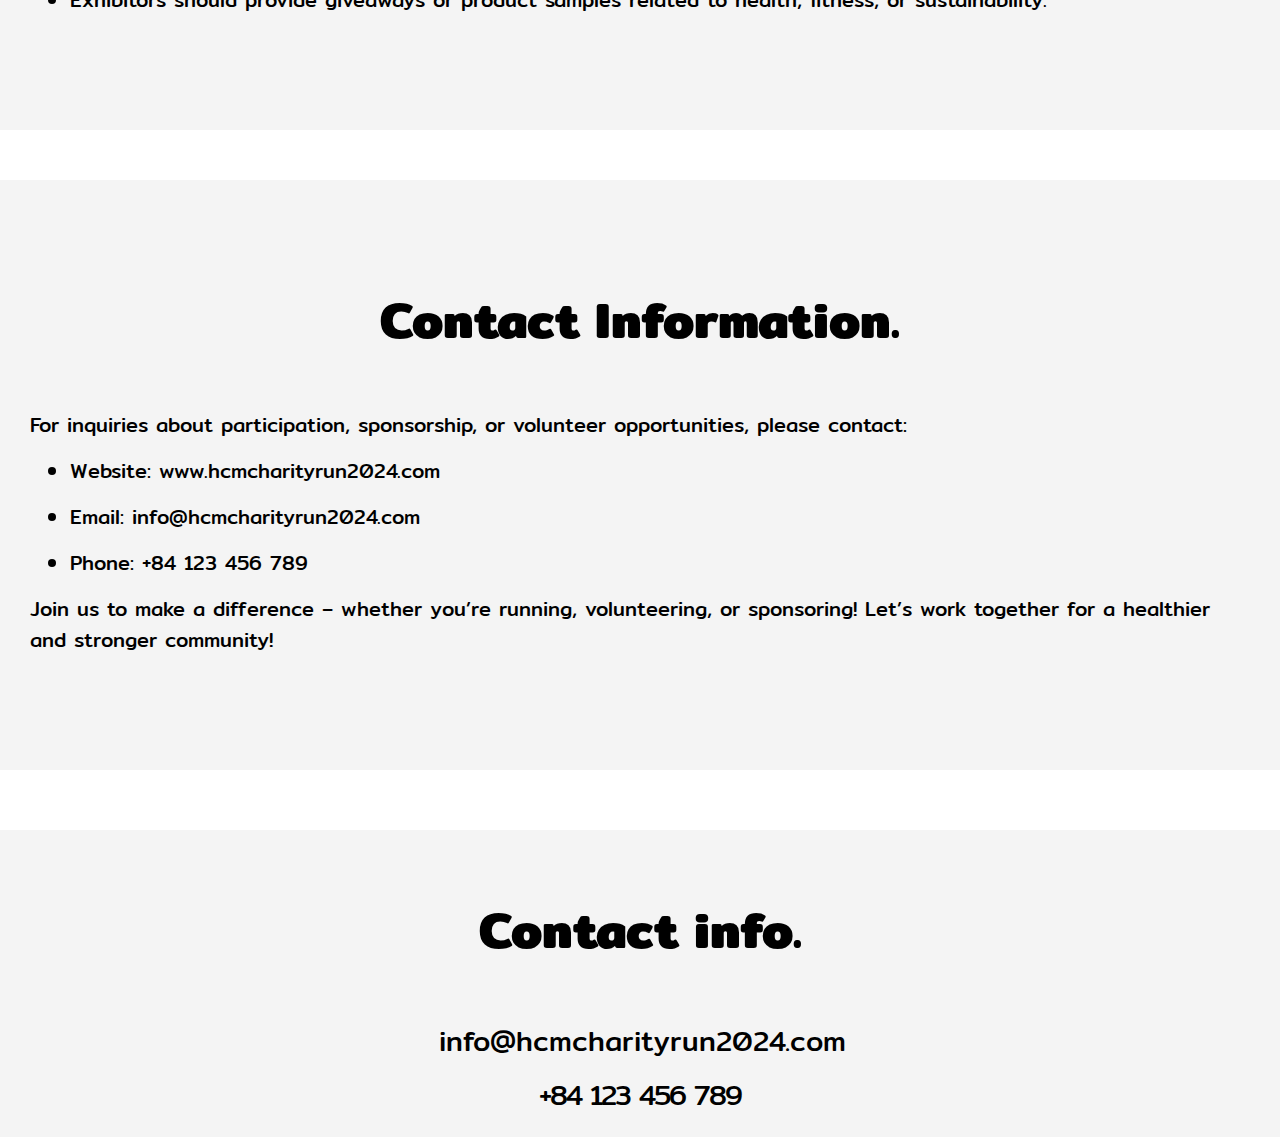
<file: participant.html>
<!DOCTYPE html>
<html lang="en">
    <head>
        <meta charset="UTF-8" />
        <meta http-equiv="X-UA-Compatible" content="IE=edge" />
        <meta name="viewport" content="width=device-width, initial-scale=1.0" />
        <link
            href="https://fonts.googleapis.com/css2?family=Mitr:wght@200;300;400;500;600&display=swap"
            rel="stylesheet"
        />
        <link rel="stylesheet" href="https://unicons.iconscout.com/release/v4.0.0/css/line.css" />
        <link rel="stylesheet" href="./styles/header.css" />
        <link rel="stylesheet" href="./styles/slider.css" />
        <link rel="stylesheet" href="./styles/content.css" />
        <link rel="stylesheet" href="./styles/footer.css" />
        <link rel="stylesheet" href="./styles/style.css" />
        <link rel="stylesheet" href="./styles/base.css" />
        <title>Home | HCM Charity Runner 2024</title>
    </head>
    <body>
        <div id="main" class="grid">
            <header class="header">
                <div class="logo-container">
                    <img src="./images/logo.png" alt="" class="logo-img" />
                </div>
                <nav class="nav-container">
                    <span id="menu" class="menu-btn uil uil-bars"></span>
                    <ul id="nav" class="nav-list">
                        <li class="nav--list--items">
                            <a href="./index.html" class="nav--list--items--links">Home</a>
                        </li>
                        <li class="nav--list--items">
                            <a href="./programEvents.html" class="nav--list--items--links">Program Events</a>
                        </li>
                        <li class="nav--list--items">
                            <a href="./generalInformation.html" class="nav--list--items--links">General Information</a>
                        </li>
                        <li class="nav--list--items">
                            <a href="./participant.html" class="nav--list--items--links nav_active">Participants</a>
                        </li>
                        <li class="nav--list--items">
                            <a href="./about.html" class="nav--list--items--links">About Us</a>
                        </li>
                        <li class="nav--list--items">
                            <a href="./inquiry.html" class="nav--list--items--links">Inquiry</a>
                        </li>
                    </ul>
                </nav>
            </header>
            <div class="slider">
                <img src="./images/hero.jpg" alt="" class="slider-img" />

                <div class="slider-box">
                    <div class="slider-text-box">
                        <h3 class="slider-slogan">Participation Information</h3>
                        <p class="slider-time">Ho Chi Minh City, 11th October 2024.</p>
                        <button class="slider-btn"><a href="./inquiry.html">contact us</a></button>
                    </div>
                </div>
            </div>
            <div class="content">
                <div class="section-box">
                    <div class="about-section">
                        <h3 class="section-title">How to Participate as a Runner.</h3>
                        <p class="section-content">Steps to Register:</p>
                        <ol style="padding: 0 40px">
                            <li style="list-style-type: decimal" class="section-content">
                                <span style="font-weight: 700">Visit the Event Website:</span>
                                Go to www.hcmcharityrun2024.com and click on the "Register as Runner" button.
                            </li>
                            <li style="list-style-type: decimal" class="section-content">
                                <span style="font-weight: 700">Choose Your Run Category:</span>
                                <ul>
                                    <li>10 km Run: For experienced runners.</li>
                                    <li>5 km Fun Run: For families, casual runners, and beginners.</li>
                                </ul>
                            </li>
                            <li style="list-style-type: decimal" class="section-content">
                                <span style="font-weight: 700">Complete the Registration Form:</span> Enter your details
                                (name, age, contact information).
                            </li>
                            <li style="list-style-type: decimal" class="section-content">
                                <span style="font-weight: 700">Confirmation Email:</span> You will receive a
                                confirmation email with your registration number, event details, and important race day
                                information.
                            </li>
                        </ol>
                    </div>
                </div>

                <div class="section-box">
                    <h3 class="section-title">Registration.</h3>
                    <div style="display: flex; justify-content: space-evenly">
                        <div>
                            <h3 class="section-lable">Early Bird (Before Sept 20, 2024):</h3>
                            <p class="section-content">10 km Run – 200,000 VND</p>
                            <p class="section-content">5 km Fun Run – 150,000 VND</p>
                        </div>
                        <div>
                            <h3 class="section-lable">Regular Fee (After Sept 20, 2024):</h3>
                            <p class="section-content">10 km Run – 250,000 VND</p>
                            <p class="section-content">5 km Fun Run – 180,000 VND</p>
                        </div>
                    </div>
                </div>

                <div class="section-box">
                    <div class="about-section">
                        <h3 class="section-title">How to Participate as a Volunteer.</h3>
                        <p class="section-content">
                            Volunteering at the Ho Chi Minh Charity Run 2024 is a rewarding way to contribute to the
                            community while supporting a great cause. Volunteers will assist in event coordination,
                            guiding runners, managing hydration stations, and more:
                        </p>
                        <p class="section-content">How to Sign Up:</p>
                        <ol style="padding: 0 40px">
                            <li style="list-style-type: decimal" class="section-content">
                                <span style="font-weight: 700">Online Registration:</span>
                                Visit the event website www.hcmcharityrun2024.com and click on the "Volunteer" tab.
                                Complete the form with your contact information, availability, and preferred volunteer
                                role.
                            </li>
                            <li style="list-style-type: decimal" class="section-content">
                                <span style="font-weight: 700">Confirmation and Training:</span>
                                After signing up, volunteers will receive a confirmation email with details about their
                                assigned roles and a link to the volunteer orientation session. Training will take place
                                on October 9, 2024, at SECC.
                            </li>
                        </ol>
                        <p class="section-content">Volunteer Roles:</p>
                        <ul style="padding: 0 40px">
                            <li style="list-style-type: disc" class="section-content">
                                <span style="font-weight: 700">Race Support:</span>
                                Assist at water stations, manage traffic flow, and guide runners on the route.
                            </li>
                            <li style="list-style-type: disc" class="section-content">
                                <span style="font-weight: 700">Registration Desk:</span>
                                Help with participant check-ins, distribute race kits, and answer queries.
                            </li>
                            <li style="list-style-type: disc" class="section-content">
                                <span style="font-weight: 700">First Aid Support:</span>
                                Support medical staff in providing first aid (experience in healthcare is preferred).
                            </li>
                            <li style="list-style-type: disc" class="section-content">
                                <span style="font-weight: 700">Event Setup & Cleanup:</span>
                                Assist with the setup of booths, signs, and event infrastructure, as well as post-event
                                cleanup.
                            </li>
                        </ul>
                        <p class="section-content">Volunteer Perks:</p>
                        <ul style="padding: 0 40px">
                            <li style="list-style-type: disc" class="section-content">
                                Free T-shirt, refreshments, and volunteer kit.
                            </li>
                            <li style="list-style-type: disc" class="section-content">Certificate of participation.</li>
                            <li style="list-style-type: disc" class="section-content">Lunch provided on event day.</li>
                        </ul>
                    </div>
                </div>

                <div class="section-box">
                    <div class="about-section">
                        <h3 class="section-title">How to Participate as a Sponser.</h3>
                        <p class="section-content">
                            Becoming a sponsor of the Ho Chi Minh Charity Run 2024 offers companies a unique opportunity
                            to promote their brand while giving back to the community. The event attracts a wide
                            audience, offering excellent visibility for businesses.
                        </p>

                        <p class="section-content">Sponsorship Opportunities:</p>
                        <ul style="padding: 0 40px">
                            <li style="list-style-type: decimal" class="section-content">
                                <span style="font-weight: 700">Gold Sponsor (50,000,000 VND):</span>
                                <ul>
                                    <li style="list-style-type: disc" class="section-content">
                                        Logo placement on all marketing materials, banners, and T-shirts.
                                    </li>
                                    <li style="list-style-type: disc" class="section-content">
                                        Large booth space at the Health & Wellness Fair.
                                    </li>
                                    <li style="list-style-type: disc" class="section-content">
                                        Exclusive media coverage and mention in all press releases.
                                    </li>
                                    <li style="list-style-type: disc" class="section-content">
                                        VIP seating at the award ceremony and luncheon.
                                    </li>
                                </ul>
                            </li>
                            <li style="list-style-type: decimal" class="section-content">
                                <span style="font-weight: 700">Silver Sponsor (30,000,000 VND):</span>
                                <ul>
                                    <li style="list-style-type: disc" class="section-content">
                                        Medium logo placement on event banners and T-shirts.
                                    </li>
                                    <li style="list-style-type: disc" class="section-content">
                                        Booth space at the Health & Wellness Fair.
                                    </li>
                                    <li style="list-style-type: disc" class="section-content">
                                        Mention in media coverage and press releases.
                                    </li>
                                </ul>
                            </li>
                            <li style="list-style-type: decimal" class="section-content">
                                <span style="font-weight: 700">Bronze Sponsor (15,000,000 VND):</span>
                                <ul>
                                    <li style="list-style-type: disc" class="section-content">
                                        Logo placement on the event banners.
                                    </li>
                                    <li style="list-style-type: disc" class="section-content">
                                        Booth space at the Health & Wellness Fair.
                                    </li>
                                </ul>
                            </li>
                        </ul>
                        <p class="section-content">
                            For custom sponsorship packages, including the option to sponsor specific event segments
                            (such as the 5 km Fun Run or charity auction), please contact the event organizers via the
                            information provided below.
                        </p>
                    </div>
                </div>

                <div class="section-box">
                    <div class="about-section">
                        <h3 class="section-title">General Rules and Guidelines.</h3>
                        <p class="section-content" style="font-weight: 700">For Runners:</p>
                        <ul style="padding: 0 40px">
                            <li style="list-style-type: disc" class="section-content">
                                Runners must adhere to the start times for their respective races.
                            </li>
                            <li style="list-style-type: disc" class="section-content">
                                No bicycles, skateboards, or unauthorized vehicles are allowed on the race route.
                            </li>
                            <li style="list-style-type: disc" class="section-content">
                                Participants must follow instructions from event staff and volunteers at all times.
                            </li>
                            <li style="list-style-type: disc" class="section-content">
                                Children under 12 must be accompanied by an adult.
                            </li>
                        </ul>

                        <p class="section-content" style="font-weight: 700">For Volunteers:</p>
                        <ul style="padding: 0 40px">
                            <li style="list-style-type: disc" class="section-content">
                                Volunteers must arrive on time for their shifts.
                            </li>
                            <li style="list-style-type: disc" class="section-content">
                                Follow all instructions from team leaders and adhere to safety protocols.
                            </li>
                            <li style="list-style-type: disc" class="section-content">
                                Respect participants and provide assistance as needed.
                            </li>
                        </ul>
                        <p class="section-content" style="font-weight: 700">For Sponsors and Exhibitors:</p>
                        <ul style="padding: 0 40px">
                            <li style="list-style-type: disc" class="section-content">
                                Booths must be set up by 6:00 AM on the event day.
                            </li>
                            <li style="list-style-type: disc" class="section-content">
                                Follow all instructions from team leaders and adhere to safety protocols.
                            </li>
                            <li style="list-style-type: disc" class="section-content">
                                Exhibitors should provide giveaways or product samples related to health, fitness, or
                                sustainability.
                            </li>
                        </ul>
                    </div>
                </div>

                <div class="section-box">
                    <div class="about-section">
                        <h3 class="section-title">Contact Information.</h3>
                        <p class="section-content">
                            For inquiries about participation, sponsorship, or volunteer opportunities, please contact:
                        </p>
                        <ul style="padding: 0 40px">
                            <li style="list-style-type: disc" class="section-content">
                                Website: www.hcmcharityrun2024.com
                            </li>
                            <li style="list-style-type: disc" class="section-content">
                                Email: info@hcmcharityrun2024.com
                            </li>
                            <li style="list-style-type: disc" class="section-content">Phone: +84 123 456 789</li>
                        </ul>
                        <p class="section-content">
                            Join us to make a difference – whether you’re running, volunteering, or sponsoring! Let’s
                            work together for a healthier and stronger community!
                        </p>
                    </div>
                </div>
            </div>

            <footer class="footer">
                <div class="footer__container grid-4-cols">
                    <h3 class="section-title">Contact info.</h3>
                    <p class="footer__ex-email">info@hcmcharityrun2024.com</p>
                    <p class="footer__ex-phone-number">+84 123 456 789</p>
                    <ul class="footer__social--nav grid-row">
                        <li class="footer__social--nav--items">
                            <a href="" class="footer__social--nav--items--link">
                                <i class="footer__icon uil uil-facebook-f"></i>
                            </a>
                        </li>

                        <li class="footer__social--nav--items">
                            <a href="" class="footer__social--nav--items--link">
                                <i class="footer__icon uil uil-twitter"></i>
                            </a>
                        </li>

                        <li class="footer__social--nav--items">
                            <a href="" class="footer__social--nav--items--link">
                                <i class="footer__icon uil uil-instagram-alt"></i>
                            </a>
                        </li>

                        <li class="footer__social--nav--items">
                            <a href="" class="footer__social--nav--items--link">
                                <i class="footer__icon uil uil-youtube"></i>
                            </a>
                        </li>
                    </ul>
                </div>
            </footer>
        </div>
        <script src="./js/main.js"></script>
    </body>
</html>
</file>
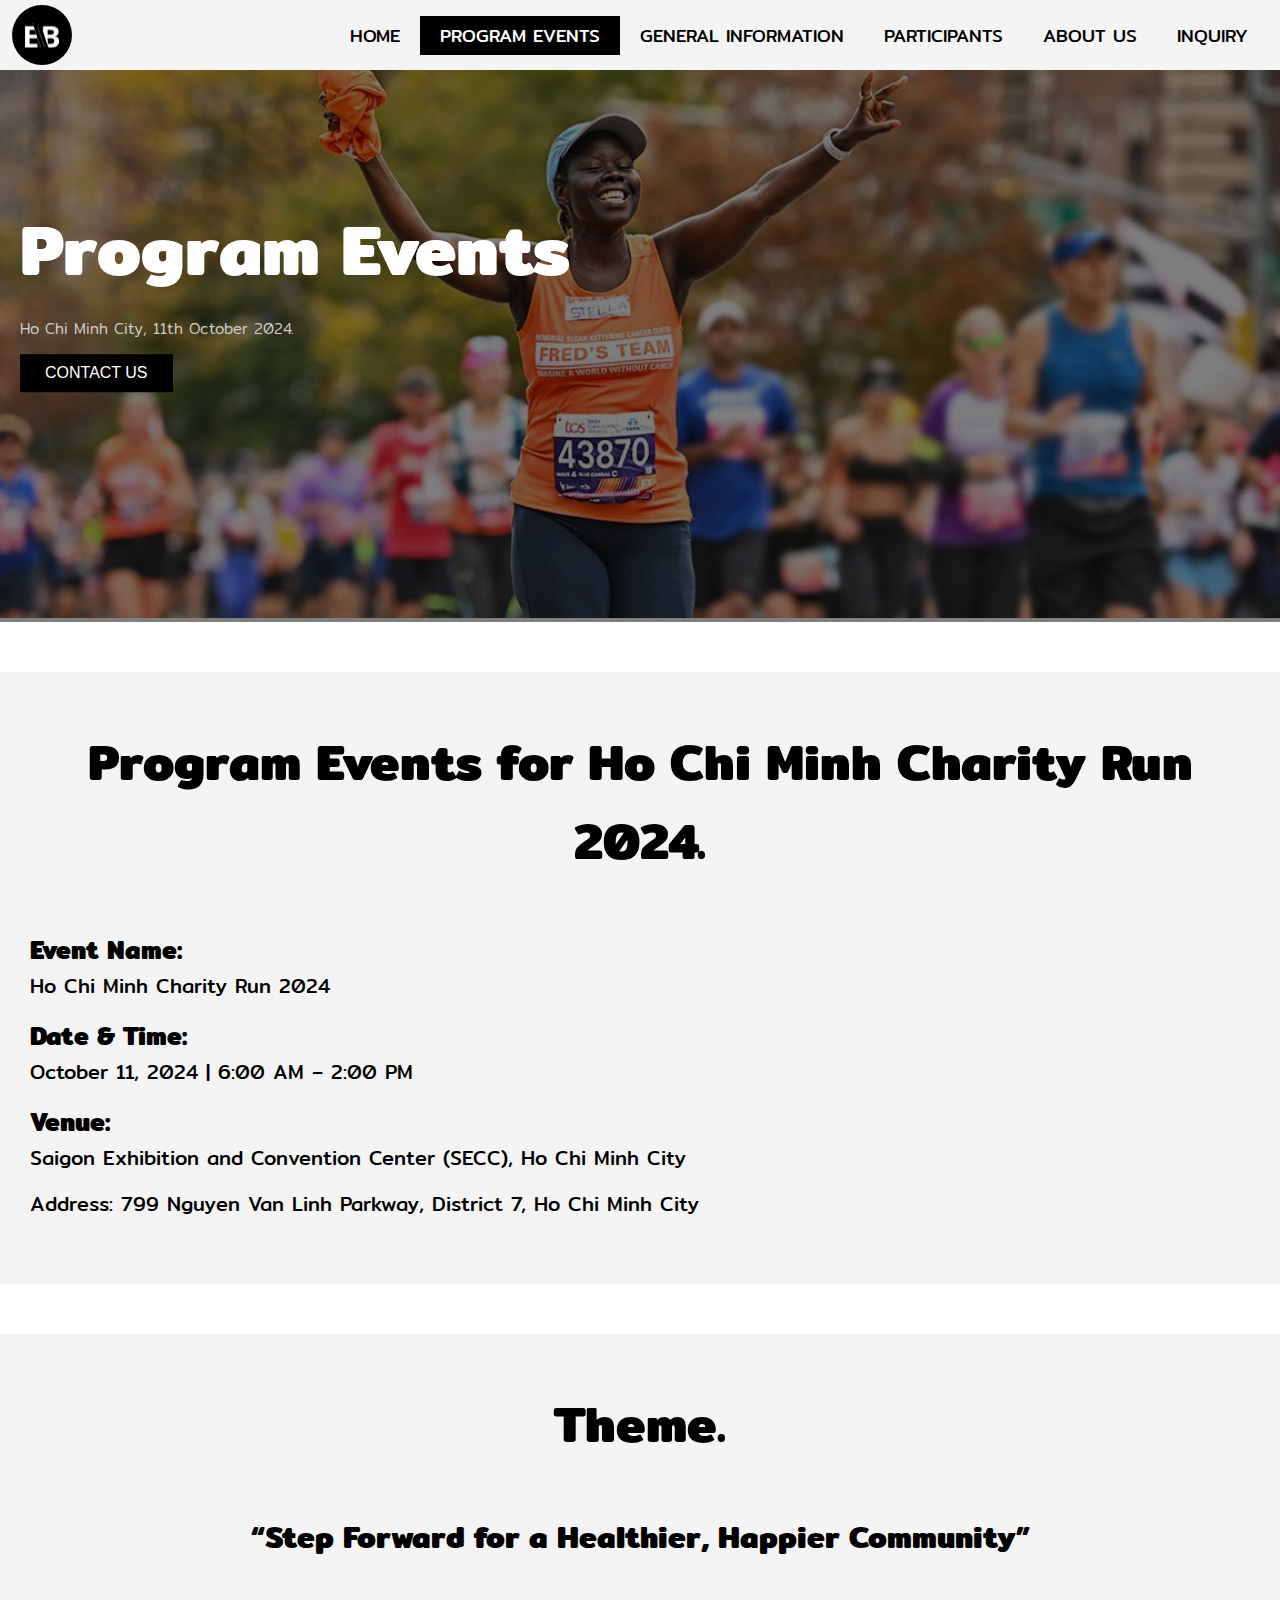
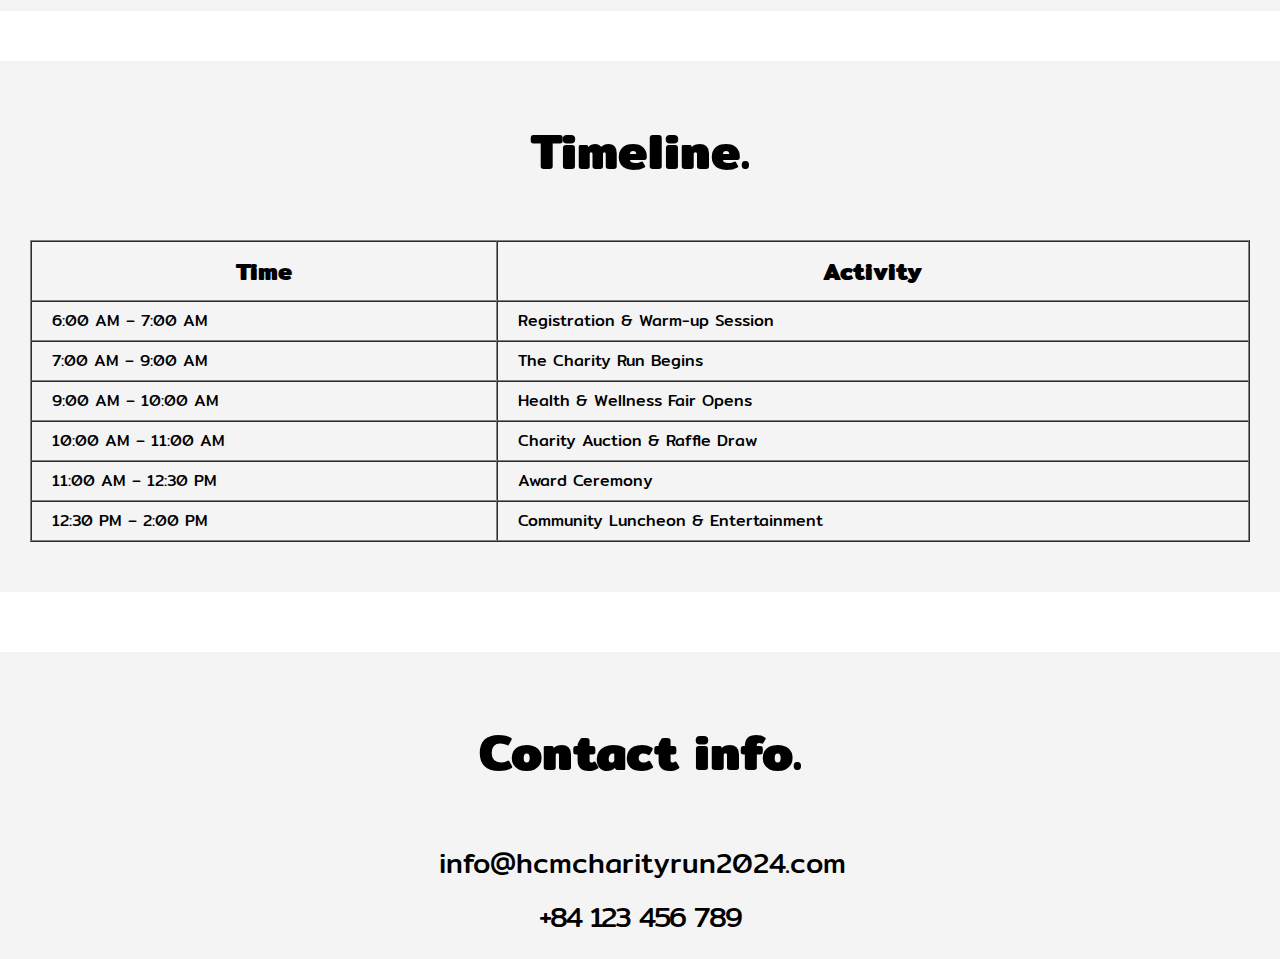
<file: programEvents.html>
<!DOCTYPE html>
<html lang="en">
    <head>
        <meta charset="UTF-8" />
        <meta http-equiv="X-UA-Compatible" content="IE=edge" />
        <meta name="viewport" content="width=device-width, initial-scale=1.0" />
        <link
            href="https://fonts.googleapis.com/css2?family=Mitr:wght@200;300;400;500;600&display=swap"
            rel="stylesheet"
        />
        <link rel="stylesheet" href="https://unicons.iconscout.com/release/v4.0.0/css/line.css" />
        <link rel="stylesheet" href="./styles/header.css" />
        <link rel="stylesheet" href="./styles/slider.css" />
        <link rel="stylesheet" href="./styles/content.css" />
        <link rel="stylesheet" href="./styles/footer.css" />
        <link rel="stylesheet" href="./styles/style.css" />
        <link rel="stylesheet" href="./styles/base.css" />
        <title>Program Events | HCM Charity Runner 2024</title>
    </head>
    <body>
        <div id="main" class="grid">
            <header class="header">
                <div class="logo-container">
                    <img src="./images/logo.png" alt="" class="logo-img" />
                </div>
                <nav class="nav-container">
                    <span id="menu" class="menu-btn uil uil-bars"></span>
                    <ul id="nav" class="nav-list">
                        <li class="nav--list--items">
                            <a href="./index.html" class="nav--list--items--links">Home</a>
                        </li>
                        <li class="nav--list--items">
                            <a href="./programEvents.html" class="nav--list--items--links nav_active">Program Events</a>
                        </li>
                        <li class="nav--list--items">
                            <a href="./generalInformation.html" class="nav--list--items--links">General Information</a>
                        </li>
                        <li class="nav--list--items">
                            <a href="./participant.html" class="nav--list--items--links">Participants</a>
                        </li>
                        <li class="nav--list--items">
                            <a href="./about.html" class="nav--list--items--links">About Us</a>
                        </li>
                        <li class="nav--list--items">
                            <a href="./inquiry.html" class="nav--list--items--links">Inquiry</a>
                        </li>
                    </ul>
                </nav>
            </header>
            <div class="slider">
                <img src="./images/hero.jpg" alt="" class="slider-img" />

                <div class="slider-box">
                    <div class="slider-text-box">
                        <h3 class="slider-slogan">Program Events</h3>
                        <p class="slider-time">Ho Chi Minh City, 11th October 2024.</p>
                        <button class="slider-btn"><a href="./inquiry.html">contact us</a></button>
                    </div>
                </div>
            </div>

            <div class="section-box">
                <h3 class="section-title">Program Events for Ho Chi Minh Charity Run 2024.</h3>
                <h3 class="section-lable">Event Name:</h3>
                <p class="section-content">Ho Chi Minh Charity Run 2024</p>
                <h3 class="section-lable">Date & Time:</h3>
                <p class="section-content">October 11, 2024 | 6:00 AM – 2:00 PM</p>
                <h3 class="section-lable">Venue:</h3>
                <p class="section-content">Saigon Exhibition and Convention Center (SECC), Ho Chi Minh City</p>
                <p class="section-content">Address: 799 Nguyen Van Linh Parkway, District 7, Ho Chi Minh City</p>
            </div>

            <div class="section-box">
                <h3 class="section-title">Theme.</h3>
                <h3 class="section-slogan">“Step Forward for a Healthier, Happier Community”</h3>
            </div>

            <div class="section-box">
                <h3 class="section-title">Timeline.</h3>
                <table border="1" cellpadding="10" cellspacing="0" style="width: 100%">
                    <thead>
                        <tr>
                            <th>Time</th>
                            <th>Activity</th>
                        </tr>
                    </thead>
                    <tbody>
                        <tr>
                            <td>6:00 AM – 7:00 AM</td>
                            <td>Registration & Warm-up Session</td>
                        </tr>
                        <tr>
                            <td>7:00 AM – 9:00 AM</td>
                            <td>The Charity Run Begins</td>
                        </tr>
                        <tr>
                            <td>9:00 AM – 10:00 AM</td>
                            <td>Health & Wellness Fair Opens</td>
                        </tr>
                        <tr>
                            <td>10:00 AM – 11:00 AM</td>
                            <td>Charity Auction & Raffle Draw</td>
                        </tr>
                        <tr>
                            <td>11:00 AM – 12:30 PM</td>
                            <td>Award Ceremony</td>
                        </tr>
                        <tr>
                            <td>12:30 PM – 2:00 PM</td>
                            <td>Community Luncheon & Entertainment</td>
                        </tr>
                    </tbody>
                </table>
            </div>

            <footer class="footer">
                <div class="footer__container grid-4-cols">
                    <h3 class="section-title">Contact info.</h3>
                    <p class="footer__ex-email">info@hcmcharityrun2024.com</p>
                    <p class="footer__ex-phone-number">+84 123 456 789</p>
                    <ul class="footer__social--nav grid-row">
                        <li class="footer__social--nav--items">
                            <a href="" class="footer__social--nav--items--link">
                                <i class="footer__icon uil uil-facebook-f"></i>
                            </a>
                        </li>

                        <li class="footer__social--nav--items">
                            <a href="" class="footer__social--nav--items--link">
                                <i class="footer__icon uil uil-twitter"></i>
                            </a>
                        </li>

                        <li class="footer__social--nav--items">
                            <a href="" class="footer__social--nav--items--link">
                                <i class="footer__icon uil uil-instagram-alt"></i>
                            </a>
                        </li>

                        <li class="footer__social--nav--items">
                            <a href="" class="footer__social--nav--items--link">
                                <i class="footer__icon uil uil-youtube"></i>
                            </a>
                        </li>
                    </ul>
                </div>
            </footer>
        </div>
        <script src="./js/main.js"></script>
    </body>
</html>
</file>
<file: styles/header.css>
.header {
    position: fixed;
    top: 0;
    left: 0;
    right: 0;
    margin: 0 auto;
    z-index: 1;
    width: 100%;
    max-width: 1400px;
    display: flex;
    align-items: center;
    justify-content: space-between;
    padding: 5px 12px;
    background-color: var(--bg-color--);
}

.logo-container {
    background-color: var(--black-color--);
    border-radius: 50%;
    width: 6em;
    height: 6em;
}

.logo-img {
    position: relative;
    left: 50%;
    top: 50%;
    transform: translateX(-50%) translateY(-50%);
}

.nav-list {
    display: flex;
    font-size: 1.8rem;
    width: auto;
    text-transform: uppercase;
}

.nav--list--items {
    user-select: none;
}

.nav--list--items--links {
    color: var(--black-color--);
    padding: 5px 20px;
    transition: background-color 1s;
}

.nav_active {
    color: var(--white-color--);
    background-color: var(--black-color--);
    padding: 5px 20px;
}

.nav--list--items--links:hover {
    background-color: var(--black-color--);
    color: var(--white-color--);
}

.menu-btn {
    display: none;
}

@media screen and (max-width: 992px) {
}

@media screen and (max-width: 768px) {
    /* .nav-list{
        display: none;
    } */

    .nav-container {
        display: flex;
        justify-content: end;
        align-items: center;
    }

    .menu-btn {
        display: inline-block;
        font-size: 3rem;
        cursor: pointer;
    }

    .menu-btn:hover {
        opacity: 0.8;
    }

    .nav-list {
        position: absolute;
        transform: translateY(100%);
        align-items: center;
        flex-direction: column;
        left: 0;
        right: 0;
        top: 100%;
        z-index: 10;
        background-color: aquamarine;
        height: 100vh;
        transition: transfrom 1s ease;
        text-align: center;
    }
    .nav--list--items {
        margin: 20px 0;
    }
}

@media screen and (max-width: 576px) {
}
</file>
<file: styles/slider.css>
.slider {
    margin-top: 70px;
    width: 100%;
    overflow: hidden;
    position: relative;
    user-select: none;
}

.slider-img {
    width: 100%;
}

.slider-box {
    position: absolute;
    top: 0;
    left: 0;
    right: 0;
    bottom: 0;
    width: 100vw;
    aspect-ratio: 16/9;
    background-color: rgba(0, 0, 0, 0.5);
}

.slider-text-box {
    position: relative;
    top: 20%;
    transform: translateY(-10%);
    color: white;
    padding-left: 20px;
}

.slider-intro {
    font-weight: 300;
    font-size: 1.7rem;
    margin-bottom: -10px;
}

.slider-slogan {
    font-size: 7rem;
}

.slider-time {
    margin: 10px 0;
    font-size: 1.5rem;
    font-weight: 300;
    line-height: 3rem;
    color: var(--text-color--);
}

.slider-btn {
    background-color: var(--black-color--);
    color: var(--white-color--);
    font-weight: 300;
    font-size: 1.6rem;
    text-transform: uppercase;
    transition: opacity 1s;
    border: none;
}

.slider-btn a {
    display: inline-block;
    color: var(--white-color--);
    width: 100%;
    height: 100%;
    padding: 10px 25px;
}

@media screen and (max-width: 992px) {
    .slider-intro {
        font-size: 1.65rem;
        margin-bottom: 5px;
    }
    .slider-slogan {
        font-size: 4rem;
    }
    .slider-img {
        aspect-ratio: 16/9;
    }

    .slider-time {
        margin: 5px 0;
        font-size: 1.7rem;
    }
    .slider-box {
        bottom: 100px;
    }
}

@media screen and (max-width: 576px) {
    .slider-intro {
        font-size: 1.5rem;
        margin-bottom: 5px;
    }
    .slider-slogan {
        font-size: 2rem;
    }
    .slider-img {
        aspect-ratio: 16/9;
    }

    .slider-time {
        margin: 5px 0;
        font-size: 1.3rem;
    }
    .slider-box {
        bottom: 20px;
    }
}
</file>
<file: styles/content.css>
.content {
}

.gallery-section {
    margin: 50px 0;
}

.section-title {
    text-align: center;
    font-size: 5rem;
    margin-bottom: 50px;
}

.about-section {
    background-color: var(--bg-color--);
    padding: 50px 0;
}

.about-section-box {
    display: grid;
    grid-template-columns: repeat(3, 1fr);
    grid-gap: 30px;
    text-align: center;
}

.about-section-items {
    display: flex;
    flex-direction: column;
    justify-content: center;
    align-items: center;
    height: 100%;
}

.about-section-logo-container {
    display: flex;
    justify-content: center;
    align-items: center;
    width: 60%;
    height: 120px;
    margin-bottom: 15px;
}

.about-section-logo {
    width: 100%;
}

.about-section-title {
    margin: 40px 0 20px 0;
    font-size: 1.5rem;
}

.about-section-desc {
    width: 68%;
    font-size: 1.1rem;
    margin: 0 auto;
    text-align: justify;
    color: black;
    line-height: 2rem;
}

.section-box {
    margin: 50px 0;
    background-color: var(--bg-color--);
    padding: 50px 30px;
}

.section-lable {
    font-size: 2.5rem;
}

.section-content {
    font-size: 2rem;
    margin-bottom: 15px;
}

.section-slogan {
    font-size: 3rem;
    text-align: center;
}

/* mansory layout */
.gallery-img-container {
    width: 100%;
    margin: 0 auto;
    columns: 3;
    column-gap: 40px;
    margin: 50px 0;
}

.box {
    padding: 10px;
    overflow: hidden;
}

.box__img {
    object-fit: cover;
    width: 100%;
    display: block;
    margin: 0 auto;
}

.gallery__loading-btn {
    position: relative;
    left: -42%;
    transform: translateX(-100%);
    display: block;
    margin-top: 50px;
    width: 12em;
    height: 3em;
    text-transform: capitalize;
    font-weight: bold;
    background-color: var(--black-color--);
    color: var(--white-color--);
    border: none;
    transition: opacity 0.5s;
}

.footer__icon:hover,
.inp__section-btn:hover,
.gallery__loading-btn:hover {
    cursor: pointer;
    opacity: 0.5;
}
/* mansory layout */

/* input-section */
.input-section {
    margin: 50px auto;
}

.inp__container {
    margin-top: 40px;
}

.lable__inp {
    display: block;
    text-transform: capitalize;
    font-size: 1.35rem;
    color: var(--text-color--);
}

.inp {
    width: 100%;
    border: none;
    outline: none;
    border-bottom: solid var(--text-color--) 1px;
    line-height: 3rem;
    font-size: 1.5rem;
}

.inp:focus {
    border-bottom-color: var(--black-color--);
}

.inp-comment {
    width: 100%;
    height: 300px;
    margin-top: 10px;
    resize: none;
    font-size: 1.5rem;
    line-height: 2rem;
    outline: none;
}

.inp-comment:focus {
    outline-color: var(--black-color--);
}

.inp__section-btn {
    display: block;
    width: 10em;
    height: 2em;
    border: solid 1px var(--black-color--);
    background-color: var(--black-color--);
    color: var(--white-color--);
    transition: opacity 0.5s;
}

/* input-section */

@media screen and (max-width: 992px) {
    .gallery-img-container {
        columns: 2;
    }
}

@media screen and (max-width: 576px) {
    .gallery-img-container {
        columns: 1;
    }

    .about-section-box {
        display: flex;
        flex-direction: column;
    }
}
</file>
<file: styles/footer.css>
.footer {
    margin-top: 60px;
    padding: 10px 0;
    background-color: var(--bg-color--);
}

.footer__container {
    margin: 50px auto 0;
    text-align: center;
}

.footer__ex-email {
}

.footer__icon,
.footer__ex-phone-number,
.footer__ex-email {
    font-size: 2.8rem;
    margin: 10px 0;
    color: var(--black-color--);
    user-select: none;
}

.footer__ex-phone-number {
    letter-spacing: -2px;
}

.footer__social--nav {
    justify-content: space-evenly;
}

.footer__social--nav--items {
}

.footer__social--nav--items--link {
}

.footer__icon {
}

@media screen and (max-width: 992px) {
}

@media screen and (max-width: 576px) {
    .footer__icon,
    .footer__ex-phone-number,
    .footer__ex-email {
        font-size: 2.2rem;
    }
}
</file>
<file: styles/style.css>
.main {
}

th {
    height: 60px;
    font-size: 2.4rem;
}

td {
    height: 40px;
    font-size: 1.6rem;
    padding: 0 20px;
}

#toast {
    display: none;
    position: fixed;
    width: 100%;
    max-width: 800px;
    background-color: aquamarine;
    z-index: 100;
    left: 50%;
    transform: translateX(-50%);
    top: 0;
}

.activeToast {
    display: block !important;
}

.toastContainer {
    padding: 10px 30px;
    font-size: 1.6rem;
}
</file>
<file: styles/base.css>
:root {
    --bg-color--: #f4f4f4;
    --white-color--: #fff;
    --black-color--: #000;
    --text-color--: #ccc;
}

* {
    padding: 0;
    margin: 0;
    box-sizing: border-box;
    list-style-type: none;
    text-decoration: none;
}

html {
    font-family: 'Mitr', sans-serif;
    font-size: 62.5%;
}

.list-item {
    list-style-type: disc;
    font-size: 1.6rem;
    margin: 12px 0;
}

.image-container {
    width: 100%;
}

.image-container img {
    width: 100%;
}

.grid {
    width: 1400px;
    /* width: 1460px; */
    max-width: 100%;
    margin: 0 auto;
}

.grid--full__width {
    width: 100%;
}

.grid-row {
    display: flex;
    flex-wrap: wrap;
    margin: 0 -12px;
}

.grid-1-cols {
    width: 8.3333%;
    padding: 0 12px;
}

.grid-7-cols {
    width: 58.3333%;
    padding: 0 12px;
}

.grid-4-cols {
    width: 33.3333%;
    padding: 0 12px;
}

.grid-6-cols {
    width: 50%;
    padding: 0 12px;
}

.grid-8-cols {
    width: 66.6667%;
    padding: 0 12px;
}

.slider-btn:hover {
    opacity: 0.5;
    cursor: pointer;
}

.active {
    /* display: flex !important; */
    transform: translateY(0);
}

/* smartphone */
@media screen and (max-width: 576px) {
    .section-title {
        font-size: 3rem;
    }

    .grid-1-cols,
    .grid-7-cols,
    .grid-4-cols,
    .grid-6-cols,
    .grid-8-cols {
        width: 100% !important;
    }
}

@media screen and (max-width: 768px) {
    .grid-1-cols,
    .grid-7-cols,
    .grid-4-cols,
    .grid-6-cols,
    .grid-8-cols {
        width: 100% !important;
    }
}

/* ipad */
@media screen and (max-width: 992px) {
    .nav-list {
        width: auto;
    }
}
</file>
